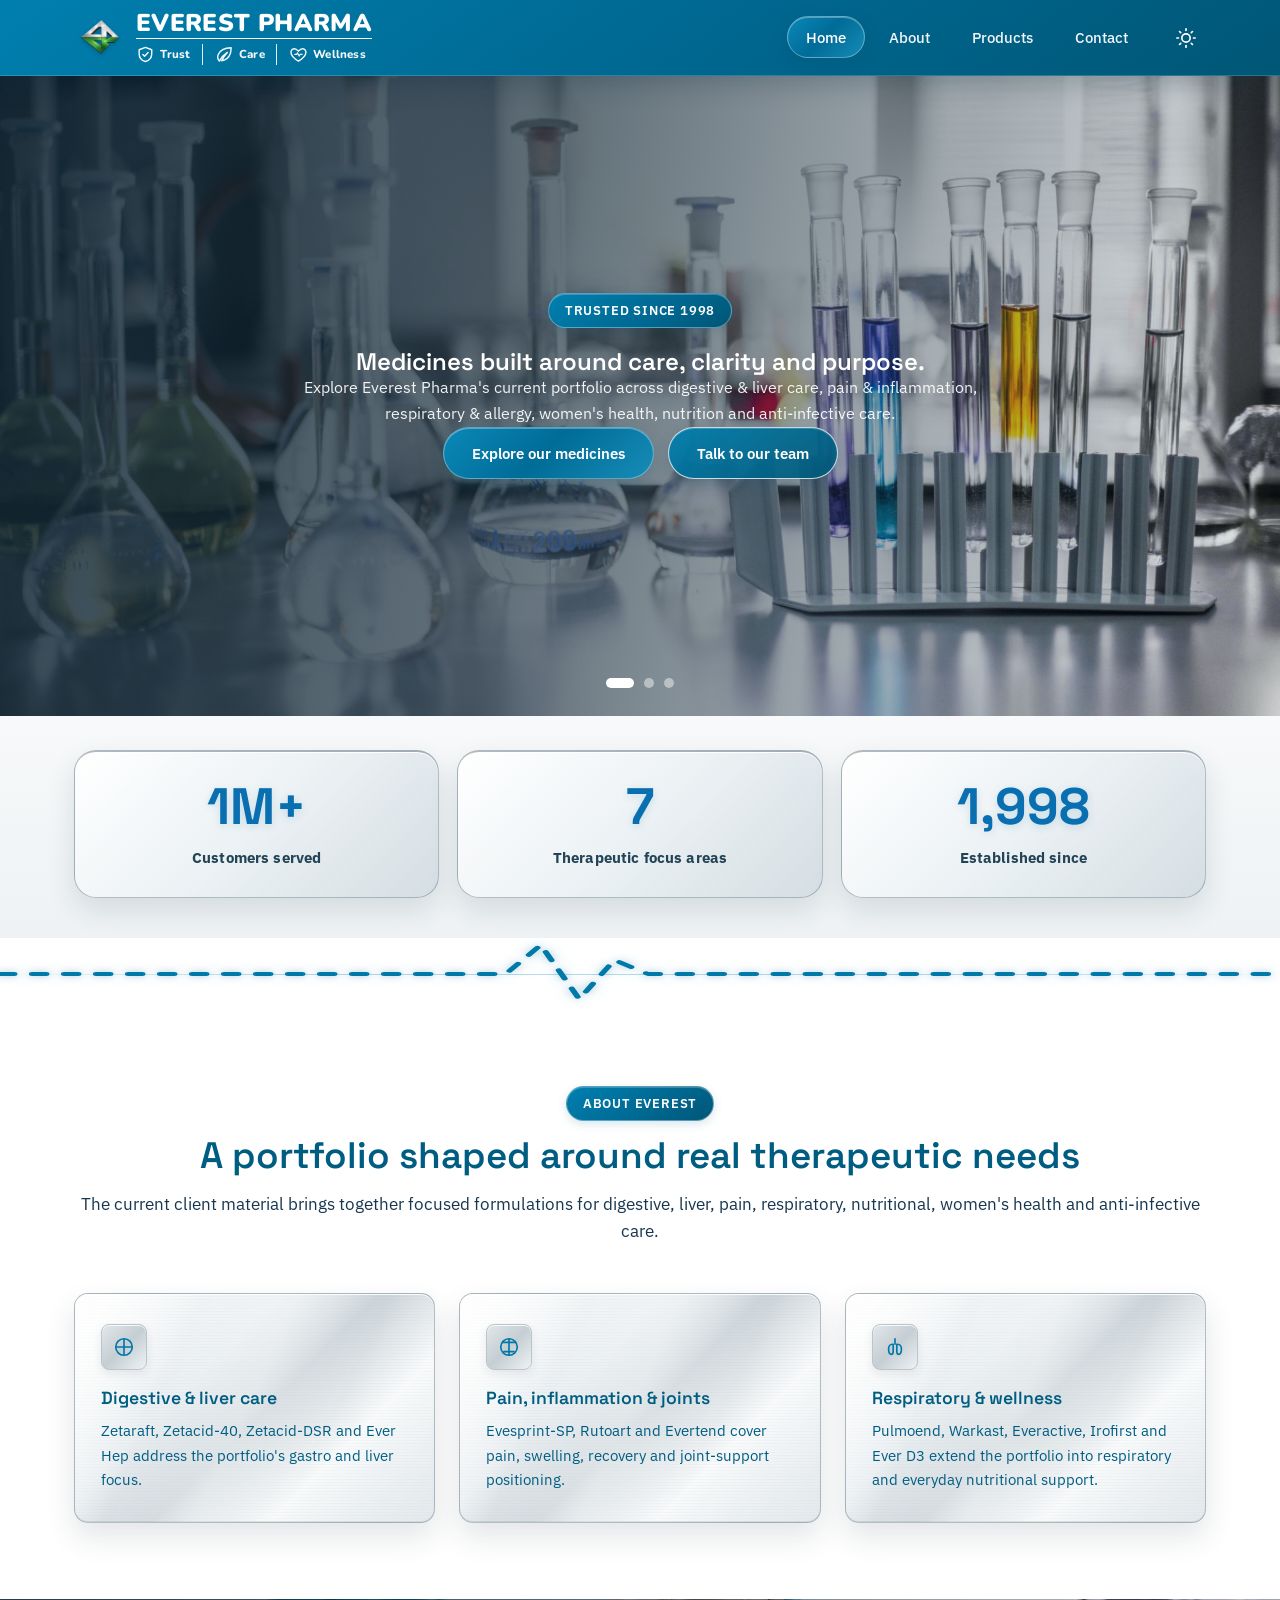
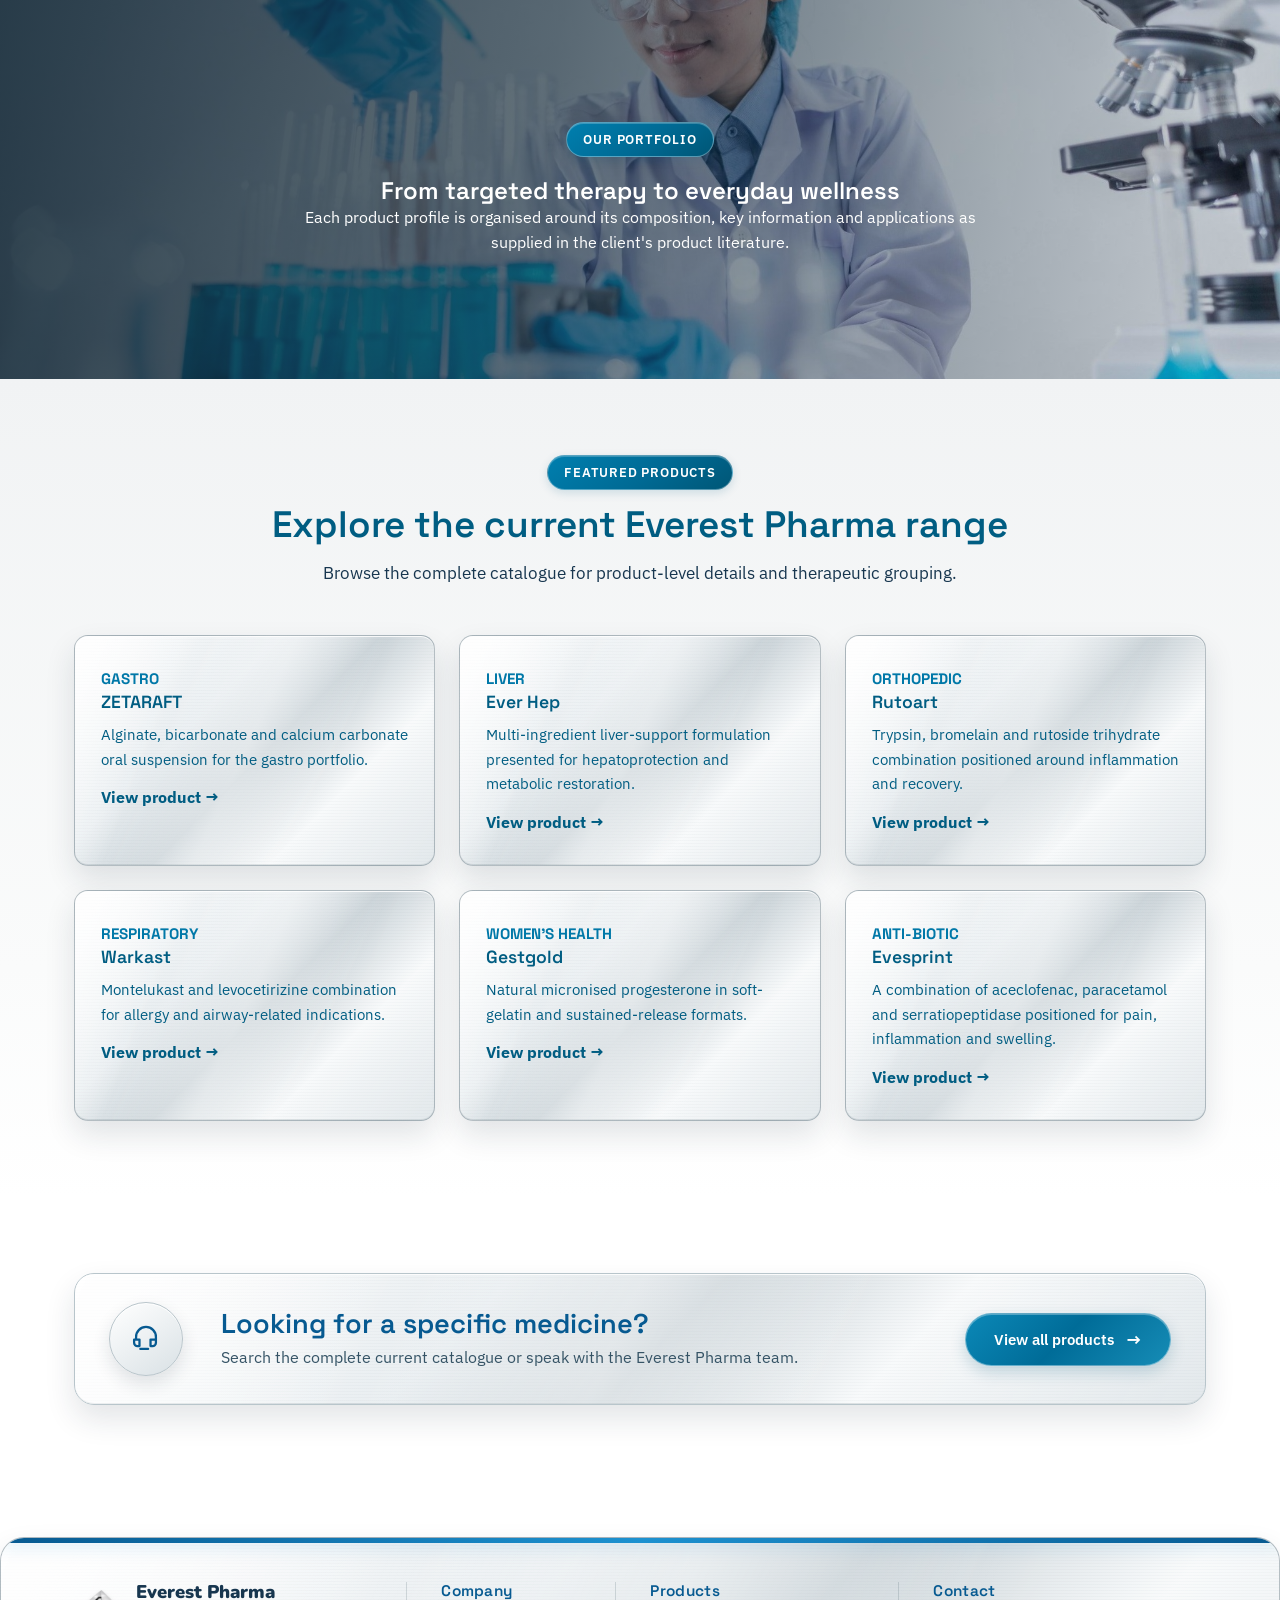
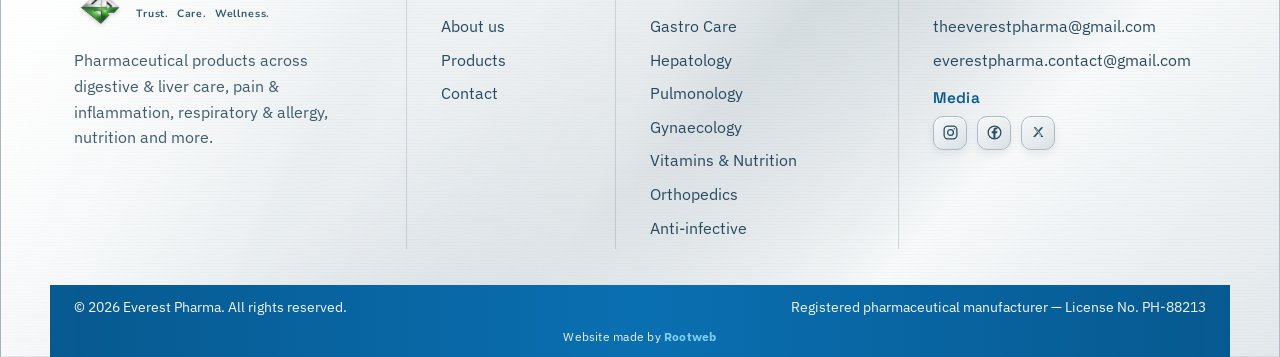
<file: index.html>
<!DOCTYPE html>
<html lang="en">
<head>
<meta charset="UTF-8">
<meta name="viewport" content="width=device-width, initial-scale=1.0">
<title>Everest Pharma | Pharmaceutical Products & Healthcare Solutions</title>
<meta name="description" content="Explore Everest Pharma medicines and healthcare products across gastroenterology, hepatology, pulmonology, orthopedics, gynaecology, antibiotics and vitamins & wellness.">
<meta name="robots" content="index, follow, max-image-preview:large, max-snippet:-1, max-video-preview:-1">
<meta name="googlebot" content="index, follow">
<meta name="theme-color" content="#0b5fa5">
<meta name="application-name" content="Everest Pharma">
<meta name="referrer" content="strict-origin-when-cross-origin">
<link rel="canonical" href="https://theeverestpharma.com/">
<link rel="icon" type="image/x-icon" href="favicon.ico">
<link rel="manifest" href="site.webmanifest">
<meta property="og:locale" content="en_IN">
<meta property="og:site_name" content="Everest Pharma">
<meta property="og:title" content="Everest Pharma | Pharmaceutical Products & Healthcare Solutions">
<meta property="og:description" content="Discover Everest Pharma medicines and healthcare products across key therapeutic categories.">
<meta property="og:type" content="website">
<meta property="og:url" content="https://theeverestpharma.com/">
<meta property="og:image" content="https://theeverestpharma.com/images/image%205.jpg">
<meta property="og:image:alt" content="Everest Pharma pharmaceutical products">
<meta name="twitter:card" content="summary">
<meta name="twitter:title" content="Everest Pharma | Pharmaceutical Products & Healthcare Solutions">
<meta name="twitter:description" content="Discover Everest Pharma medicines and healthcare products across key therapeutic categories.">
<meta name="twitter:image" content="https://theeverestpharma.com/images/image%205.jpg">
<meta name="twitter:image:alt" content="Everest Pharma pharmaceutical products">

<link rel="preconnect" href="https://fonts.googleapis.com">
<link href="https://fonts.googleapis.com/css2?family=Nunito:wght@600;700;800&family=Sora:wght@600;700;800&family=Space+Grotesk:wght@500;600;700&family=IBM+Plex+Sans:wght@400;500;600&display=swap" rel="stylesheet">
<style id="critical-navbar">
.site-header{height:76px;position:sticky;top:0;z-index:1000}.nav{height:76px;min-height:76px;box-sizing:border-box;position:relative}.brand{white-space:nowrap}@media(max-width:680px){.site-header{height:72px}.nav{height:72px;min-height:72px;padding:8px 14px!important}.nav-center{position:absolute!important;top:100%!important;left:0!important;right:0!important;opacity:0;visibility:hidden;pointer-events:none;max-height:none!important;height:auto!important;padding:0!important;overflow:hidden}.nav-center.is-open{opacity:1;visibility:visible;pointer-events:auto;padding:10px 14px 14px!important}}</style>
<link rel="stylesheet" href="style.css">
<script type="application/ld+json">
{
  "@context": "https://schema.org",
  "@type": "Organization",
  "@id": "https://theeverestpharma.com/#organization",
  "name": "Everest Pharma",
  "url": "https://theeverestpharma.com/",
  "logo": "https://theeverestpharma.com/logo.png",
  "email": "theeverestpharma@gmail.com",
  "sameAs": [
    "https://www.instagram.com/theeverestpharma/",
    "https://www.facebook.com/profile.php?id=61593332973833",
    "https://x.com/Everest_Pharma_"
  ]
}
</script>
<script type="application/ld+json">
{
  "@context": "https://schema.org",
  "@type": "WebSite",
  "@id": "https://theeverestpharma.com/#website",
  "url": "https://theeverestpharma.com/",
  "name": "Everest Pharma",
  "publisher": {
    "@id": "https://theeverestpharma.com/#organization"
  },
  "inLanguage": "en-IN"
}
</script>
<script type="application/ld+json">
{
  "@context": "https://schema.org",
  "@type": "WebPage",
  "name": "Everest Pharma | Pharmaceutical Products & Healthcare Solutions",
  "url": "https://theeverestpharma.com/",
  "description": "Explore Everest Pharma medicines and healthcare products across gastroenterology, hepatology, pulmonology, orthopedics, gynaecology, antibiotics and vitamins & wellness.",
  "isPartOf": {
    "@id": "https://theeverestpharma.com/#website"
  },
  "about": {
    "@id": "https://theeverestpharma.com/#organization"
  }
}
</script>
</head>
<body>

<header class="site-header">
  <nav class="nav container">
    <a href="index.html" class="brand">
      <img src="logo.png" alt="Everest Pharma logo" class="brand-mark">
      <span class="brand-copy"><span class="brand-name">Everest Pharma</span><span class="brand-tagline" aria-label="Trust, Care, Wellness">
          <span class="tagline-item"><svg class="tagline-icon" viewBox="0 0 24 24" aria-hidden="true"><path d="M12 3 20 6v5c0 5.1-3.3 8.7-8 10-4.7-1.3-8-4.9-8-10V6l8-3Z" fill="none" stroke="currentColor" stroke-width="1.8" stroke-linejoin="round"/><path d="m8.7 12 2.2 2.2 4.5-4.6" fill="none" stroke="currentColor" stroke-width="1.8" stroke-linecap="round" stroke-linejoin="round"/></svg><span>Trust</span></span>
          <span class="tagline-divider" aria-hidden="true"></span>
          <span class="tagline-item"><svg class="tagline-icon" viewBox="0 0 24 24" aria-hidden="true"><path d="M20.5 3.5C12.4 3.8 6.2 6.9 4.1 12.2c-1.2 3.1-.4 6.3 1.5 8.3 2.5-4.9 5.5-8.2 10.1-11.1-3.2 3.4-5.4 6.4-7.1 10.6 5.2-1.1 9.3-4.6 10.9-9.3.6-1.9.9-4.1 1-7.2Z" fill="none" stroke="currentColor" stroke-width="1.8" stroke-linecap="round" stroke-linejoin="round"/></svg><span>Care</span></span>
          <span class="tagline-divider" aria-hidden="true"></span>
          <span class="tagline-item"><svg class="tagline-icon" viewBox="0 0 24 24" aria-hidden="true"><path d="M12 20.5s-7.3-4.6-9.1-9.2C1.6 8 3.5 4.8 6.8 4.8c2 0 3.4 1.1 5.2 3 1.8-1.9 3.2-3 5.2-3 3.3 0 5.2 3.2 3.9 6.5-1.8 4.6-9.1 9.2-9.1 9.2Z" fill="none" stroke="currentColor" stroke-width="1.8" stroke-linejoin="round"/><path d="M7.4 12h2.3l1.1-2.1 2.1 4.2 1.2-2.1h2.5" fill="none" stroke="currentColor" stroke-width="1.5" stroke-linecap="round" stroke-linejoin="round"/></svg><span>Wellness</span></span>
        </span></span>
    </a>
    <div class="nav-center">
      <ul class="nav-links" id="navLinks">
        <li><a href="index.html" class="active">Home</a></li>
        <li><a href="#about">About</a></li>
        <li><a href="products.html">Products</a></li>
        <li><a href="contact.html">Contact</a></li>
      </ul>
      <button class="theme-toggle" id="themeToggle" aria-label="Toggle dark mode" title="Switch theme">
        <svg class="theme-icon-sun" width="20" height="20" viewBox="0 0 24 24" fill="none"><circle cx="12" cy="12" r="5" stroke="currentColor" stroke-width="2"/><line x1="12" y1="1" x2="12" y2="3" stroke="currentColor" stroke-width="2" stroke-linecap="round"/><line x1="12" y1="21" x2="12" y2="23" stroke="currentColor" stroke-width="2" stroke-linecap="round"/><line x1="4.22" y1="4.22" x2="5.64" y2="5.64" stroke="currentColor" stroke-width="2" stroke-linecap="round"/><line x1="18.36" y1="18.36" x2="19.78" y2="19.78" stroke="currentColor" stroke-width="2" stroke-linecap="round"/><line x1="1" y1="12" x2="3" y2="12" stroke="currentColor" stroke-width="2" stroke-linecap="round"/><line x1="21" y1="12" x2="23" y2="12" stroke="currentColor" stroke-width="2" stroke-linecap="round"/><line x1="4.22" y1="19.78" x2="5.64" y2="18.36" stroke="currentColor" stroke-width="2" stroke-linecap="round"/><line x1="18.36" y1="5.64" x2="19.78" y2="4.22" stroke="currentColor" stroke-width="2" stroke-linecap="round"/></svg>
        <svg class="theme-icon-moon" width="20" height="20" viewBox="0 0 24 24" fill="none" style="display:none;"><path d="M21 12.79A9 9 0 1 1 11.21 3 7 7 0 0 0 21 12.79z" stroke="currentColor" stroke-width="2" stroke-linecap="round" stroke-linejoin="round"/></svg>
      </button>
    </div>
    <button class="nav-toggle" id="navToggle" aria-label="Toggle navigation" aria-expanded="false"><span></span></button>
  </nav>
</header>

<main>
  <section class="hero-slider" id="heroSlider">
    <div class="hero-slide active" style="background-image:url('images/image 1.jpg')"></div>
    <div class="hero-slide" style="background-image:url('images/image 2.jpg')"></div>
    <div class="hero-slide" style="background-image:url('images/image 3.jpg')"></div>
    <div class="hero-overlay"></div>
    <div class="container hero-slider-content">
      <span class="eyebrow">Trusted since 1998</span>
      <h1>Medicines built around care, clarity and purpose.</h1>
      <p class="lede">Explore Everest Pharma's current portfolio across digestive &amp; liver care, pain &amp; inflammation, respiratory &amp; allergy, women's health, nutrition and anti-infective care.</p>
      <div class="hero-actions">
        <a href="products.html" class="btn btn-primary btn-pulse">Explore our medicines</a>
        <a href="contact.html" class="btn btn-outline">Talk to our team</a>
      </div>
    </div>
    <div class="hero-slider-dots" role="tablist" aria-label="Featured images">
      <button class="hero-dot active" data-slide="0" aria-label="Show slide 1"></button>
      <button class="hero-dot" data-slide="1" aria-label="Show slide 2"></button>
      <button class="hero-dot" data-slide="2" aria-label="Show slide 3"></button>
    </div>
  </section>

  <section class="stats-bar">
    <div class="container hero-stats">
      <div class="stat-card">
        <span class="stat-icon" aria-hidden="true"><svg viewBox="0 0 24 24" fill="none"><path d="M7 7.5 12 4l5 3.5v6L12 17l-5-3.5v-6Z" stroke="currentColor" stroke-width="1.7"/><path d="m7 7.5 5 3.2 5-3.2M12 10.7V17" stroke="currentColor" stroke-width="1.7" stroke-linejoin="round"/></svg></span>
        <span class="stat-number" data-target="1000000" data-final="1M+">0</span><span class="stat-label">Customers served</span>
      </div>
      <div class="stat-card">
        <span class="stat-icon" aria-hidden="true"><svg viewBox="0 0 24 24" fill="none"><path d="M9 3h6M10 3v5l-4.5 8.2A2.5 2.5 0 0 0 7.7 20h8.6a2.5 2.5 0 0 0 2.2-3.8L14 8V3" stroke="currentColor" stroke-width="1.7" stroke-linecap="round" stroke-linejoin="round"/><path d="M8.1 14h7.8" stroke="currentColor" stroke-width="1.7"/></svg></span>
        <span class="stat-number" data-target="7">0</span><span class="stat-label">Therapeutic focus areas</span>
      </div>
      <div class="stat-card">
        <span class="stat-icon" aria-hidden="true"><svg viewBox="0 0 24 24" fill="none"><circle cx="12" cy="12" r="8.5" stroke="currentColor" stroke-width="1.7"/><path d="M12 7v5l3.2 2" stroke="currentColor" stroke-width="1.7" stroke-linecap="round"/></svg></span>
        <span class="stat-number" data-target="1998">0</span><span class="stat-label">Established since</span>
      </div>
    </div>
  </section>

  <div class="pulse-divider" aria-hidden="true"><svg viewBox="0 0 800 72" preserveAspectRatio="none"><path class="pulse-line-path" d="M0 36 H285 L316 36 L338 7 L362 61 L384 22 L405 36 H800"/></svg></div>

  <section class="section" id="about">
    <div class="container">
      <div class="section-head reveal">
        <span class="eyebrow">About Everest</span>
        <h2>A portfolio shaped around real therapeutic needs</h2>
        <p>The current client material brings together focused formulations for digestive, liver, pain, respiratory, nutritional, women's health and anti-infective care.</p>
      </div>

      <div class="card-grid">
        <div class="pillar-card reveal">
          <div class="pillar-icon"><svg width="22" height="22" viewBox="0 0 24 24" fill="none"><path d="M4 12h16M12 4v16" stroke="currentColor" stroke-width="1.8" stroke-linecap="round"/><circle cx="12" cy="12" r="9" stroke="currentColor" stroke-width="1.8"/></svg></div>
          <h3>Digestive &amp; liver care</h3>
          <p>Zetaraft, Zetacid-40, Zetacid-DSR and Ever Hep address the portfolio's gastro and liver focus.</p>
        </div>
        <div class="pillar-card reveal" style="--d:.1s">
          <div class="pillar-icon"><svg width="22" height="22" viewBox="0 0 24 24" fill="none"><path d="M12 3v18M5 7h14M6.5 17h11" stroke="currentColor" stroke-width="1.8" stroke-linecap="round"/><circle cx="12" cy="12" r="9" stroke="currentColor" stroke-width="1.8"/></svg></div>
          <h3>Pain, inflammation &amp; joints</h3>
          <p>Evesprint-SP, Rutoart and Evertend cover pain, swelling, recovery and joint-support positioning.</p>
        </div>
        <div class="pillar-card reveal" style="--d:.2s">
          <div class="pillar-icon"><svg width="22" height="22" viewBox="0 0 24 24" fill="none"><path d="M12 3v6M9 9c-2.2 0-4 2.2-4 5.2 0 2.8 1 5.8 3 5.8 1.5 0 2-1 2-2.8V9zM15 9c2.2 0 4 2.2 4 5.2 0 2.8-1 5.8-3 5.8-1.5 0-2-1-2-2.8V9z" stroke="currentColor" stroke-width="1.8" stroke-linecap="round" stroke-linejoin="round"/></svg></div>
          <h3>Respiratory &amp; wellness</h3>
          <p>Pulmoend, Warkast, Everactive, Irofirst and Ever D3 extend the portfolio into respiratory and everyday nutritional support.</p>
        </div>
      </div>
    </div>
  </section>

  <section class="image-banner" style="background-image:url('images/image 4.jpg')">
    <div class="container image-banner-content reveal">
      <span class="eyebrow">Our portfolio</span>
      <h2>From targeted therapy to everyday wellness</h2>
      <p>Each product profile is organised around its composition, key information and applications as supplied in the client's product literature.</p>
    </div>
  </section>

  <section class="section section-soft">
    <div class="container">
      <div class="section-head reveal">
        <span class="eyebrow">Featured products</span>
        <h2>Explore the current Everest Pharma range</h2>
        <p>Browse the complete catalogue for product-level details and therapeutic grouping.</p>
      </div>
      <div class="card-grid">
        <div class="pillar-card reveal"><span class="timeline-year">GASTRO</span><h3>ZETARAFT</h3><p>Alginate, bicarbonate and calcium carbonate oral suspension for the gastro portfolio.</p><a class="text-link" href="products.html">View product →</a></div>
        <div class="pillar-card reveal" style="--d:.1s"><span class="timeline-year">LIVER</span><h3>Ever Hep</h3><p>Multi-ingredient liver-support formulation presented for hepatoprotection and metabolic restoration.</p><a class="text-link" href="products.html">View product →</a></div>
        <div class="pillar-card reveal" style="--d:.2s"><span class="timeline-year">ORTHOPEDIC</span><h3>Rutoart</h3><p>Trypsin, bromelain and rutoside trihydrate combination positioned around inflammation and recovery.</p><a class="text-link" href="products.html">View product →</a></div>
        <div class="pillar-card reveal"><span class="timeline-year">RESPIRATORY</span><h3>Warkast</h3><p>Montelukast and levocetirizine combination for allergy and airway-related indications.</p><a class="text-link" href="products.html">View product →</a></div>
        <div class="pillar-card reveal" style="--d:.1s"><span class="timeline-year">WOMEN'S HEALTH</span><h3>Gestgold</h3><p>Natural micronised progesterone in soft-gelatin and sustained-release formats.</p><a class="text-link" href="products.html">View product →</a></div>
        <div class="pillar-card reveal" style="--d:.2s"><span class="timeline-year">ANTI-BIOTIC</span><h3>Evesprint</h3><p>A combination of aceclofenac, paracetamol and serratiopeptidase positioned for pain, inflammation and swelling.</p><a class="text-link" href="products.html">View product →</a></div>
      </div>
    </div>
  </section>

  <section class="section">
    <div class="container">
      <div class="cta-band reveal">
        <div class="cta-icon" aria-hidden="true"><svg viewBox="0 0 24 24" fill="none"><path d="M5 10.5a7 7 0 0 1 14 0v4.1a2.4 2.4 0 0 1-2.4 2.4h-1.4v-4.6h3.8M5 10.5v2h-1.4v2.1A2.4 2.4 0 0 0 6 17h1.4v-4.6H5" stroke="currentColor" stroke-width="1.6" stroke-linecap="round" stroke-linejoin="round"/><path d="M8 19h5.5" stroke="currentColor" stroke-width="1.6" stroke-linecap="round"/></svg></div>
        <div class="cta-copy"><h2>Looking for a specific medicine?</h2><p>Search the complete current catalogue or speak with the Everest Pharma team.</p></div>
        <a href="products.html" class="btn btn-primary">View all products <span aria-hidden="true">→</span></a>
      </div>
    </div>
  </section>
</main>

<footer class="site-footer">
  <div class="container">
    <div class="footer-grid">
      <div class="footer-column footer-about">
        <div class="footer-brand"><img src="logo.png" alt="Everest Pharma logo" class="brand-mark"><span class="footer-brand-copy"><span class="footer-brand-name">Everest Pharma</span><span class="footer-brand-tagline">Trust.&nbsp;&nbsp;Care.&nbsp;&nbsp;Wellness.</span></span></div>
        <p>Pharmaceutical products across digestive &amp; liver care, pain &amp; inflammation, respiratory &amp; allergy, nutrition and more.</p>
      </div>
      <div class="footer-column"><h4>Company</h4><ul><li><a href="index.html#about">About us</a></li><li><a href="products.html">Products</a></li><li><a href="contact.html">Contact</a></li></ul></div>
      <div class="footer-column"><h4>Products</h4><ul><li><a href="products.html">Gastro Care</a></li><li><a href="products.html">Hepatology</a></li><li><a href="products.html">Pulmonology</a></li><li><a href="products.html">Gynaecology</a></li><li><a href="products.html">Vitamins &amp; Nutrition</a></li><li><a href="products.html">Orthopedics</a></li><li><a href="products.html">Anti-infective</a></li></ul></div>
      <div class="footer-column footer-contact"><h4>Contact</h4><ul><li><a href="mailto:theeverestpharma@gmail.com">theeverestpharma@gmail.com</a></li><li><a href="mailto:everestpharma.contact@gmail.com">everestpharma.contact@gmail.com</a></li></ul><h4 class="media-heading">Media</h4><div class="contact-socials" aria-label="Everest Pharma social media"><a href="https://www.instagram.com/theeverestpharma/" target="_blank" rel="noopener noreferrer" aria-label="Instagram" title="Instagram"><svg viewBox="0 0 24 24" fill="none"><rect x="3" y="3" width="18" height="18" rx="5" stroke="currentColor" stroke-width="1.8"/><circle cx="12" cy="12" r="4.1" stroke="currentColor" stroke-width="1.8"/><circle cx="17.4" cy="6.7" r="1" fill="currentColor"/></svg></a><a href="https://www.facebook.com/profile.php?id=61593332973833" target="_blank" rel="noopener noreferrer" aria-label="Facebook" title="Facebook"><svg viewBox="0 0 24 24" fill="none"><circle cx="12" cy="12" r="9" stroke="currentColor" stroke-width="1.8"/><path d="M13.3 20v-7h2.3l.35-2.6H13.3V8.75c0-.75.21-1.25 1.3-1.25h1.45V5.17c-.25-.03-1.1-.1-2.1-.1-2.08 0-3.5 1.27-3.5 3.61v1.72H8.1V13h2.35v7" fill="currentColor"/></svg></a><a href="https://x.com/Everest_Pharma_" target="_blank" rel="noopener noreferrer" aria-label="X" title="X"><svg viewBox="0 0 24 24" fill="none"><path d="M5.2 4.5h3.05l3.5 4.72L15.82 4.5h2.98l-5.58 6.32 5.58 7.68h-3.05l-3.92-5.39-4.58 5.39H4.27l5.87-6.99L5.2 4.5Zm2.01 1.7 7.98 10.6h1.15L8.35 6.2H7.21Z" fill="currentColor"/></svg></a></div></div>
    </div>
    <div class="footer-bottom"><span>&copy; 2026 Everest Pharma. All rights reserved.</span><span>Registered pharmaceutical manufacturer — License No. PH-88213</span><div class="footer-credit">Website made by <a href="https://rootwebstudio.in/" target="_blank" rel="noopener noreferrer">Rootweb</a></div></div>
  </div>
</footer>

<script src="script.js"></script>
<button class="scroll-top" id="scrollTop" type="button" aria-label="Scroll to top" title="Back to top"><svg width="20" height="20" viewBox="0 0 24 24" fill="none" aria-hidden="true"><path d="M6 14l6-6 6 6" stroke="currentColor" stroke-width="2.2" stroke-linecap="round" stroke-linejoin="round"/></svg></button>
</body>
</html>
</file>
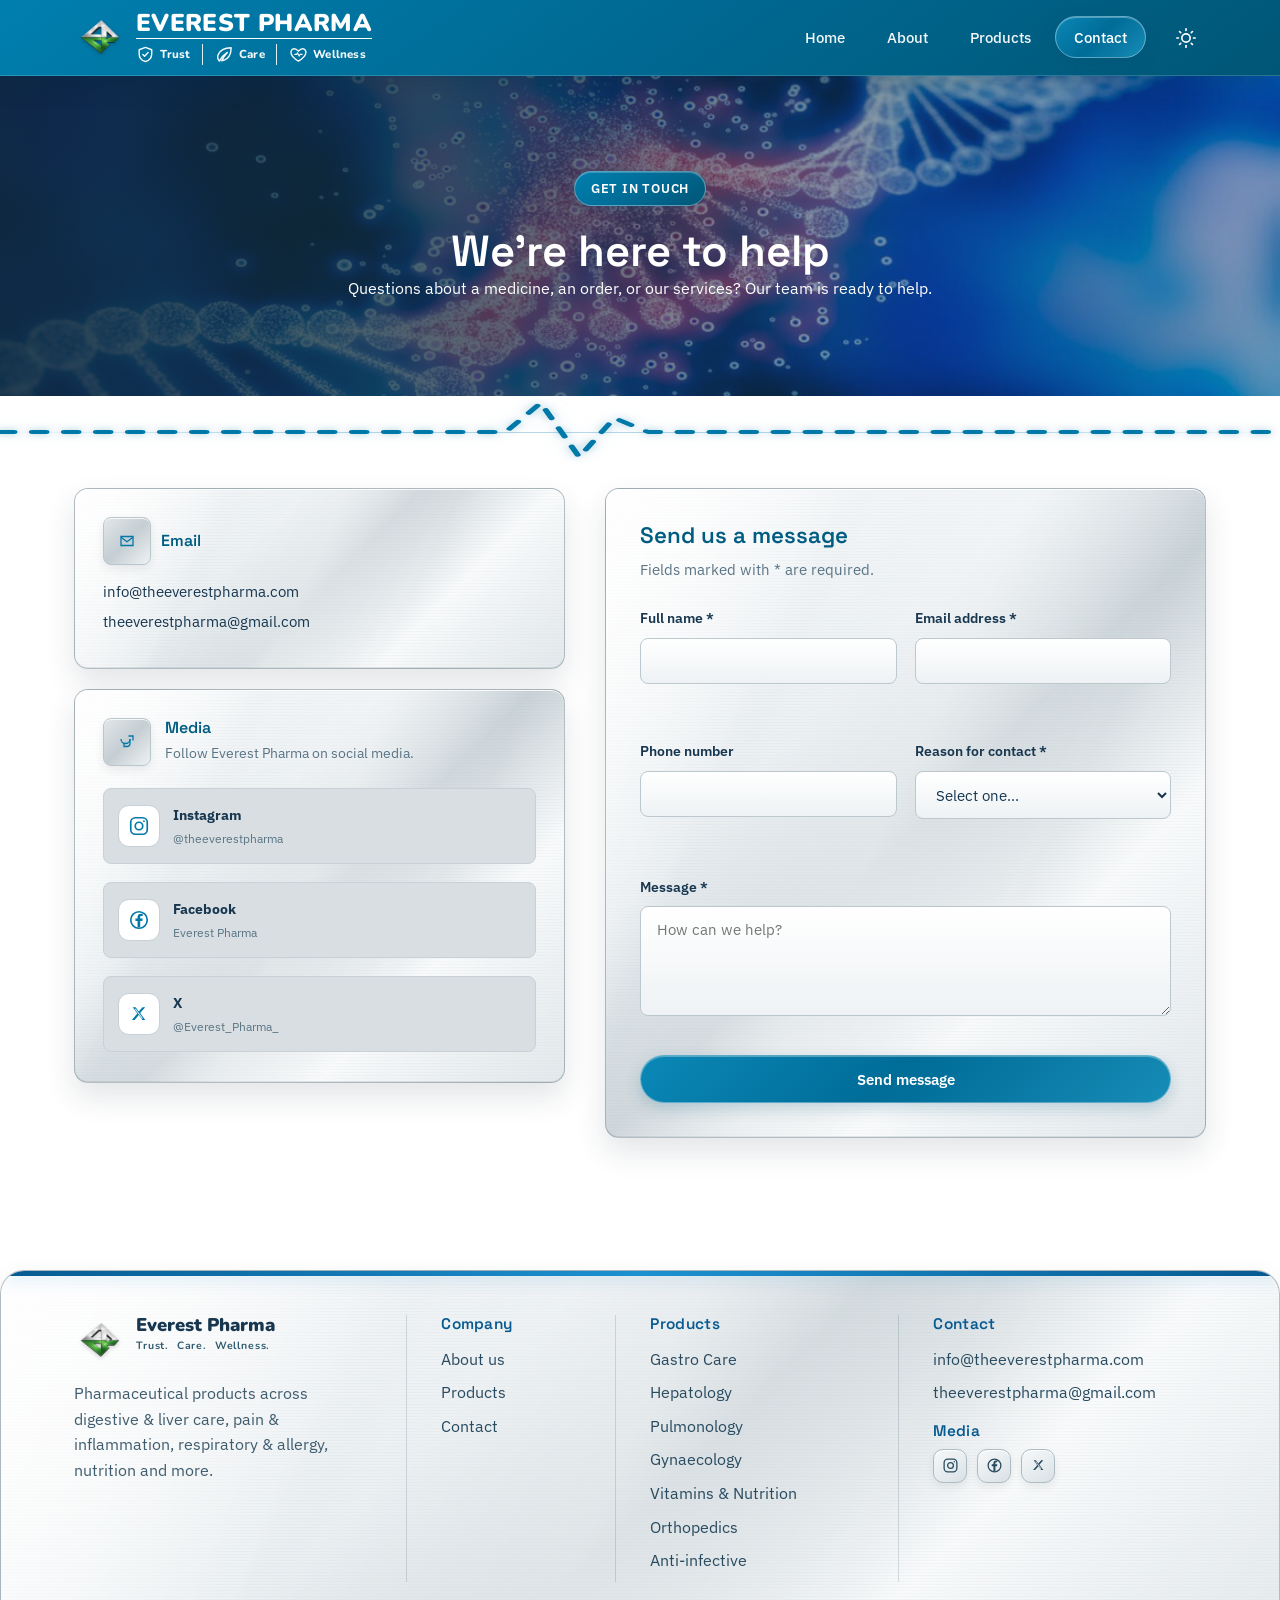
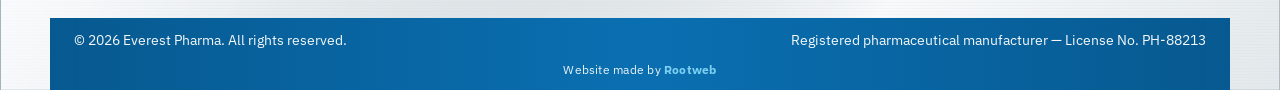
<file: contact.html>
<!DOCTYPE html>
<html lang="en">
<head>
<meta charset="UTF-8">
<meta name="viewport" content="width=device-width, initial-scale=1.0">
<title>Contact Everest Pharma | Enquiries & Support</title>
<meta name="description" content="Contact Everest Pharma for medicine enquiries, product information and business support. Connect with the Everest Pharma team by phone, email or social media.">
<meta name="robots" content="index, follow, max-image-preview:large, max-snippet:-1, max-video-preview:-1">
<meta name="googlebot" content="index, follow">
<meta name="theme-color" content="#0b5fa5">
<meta name="application-name" content="Everest Pharma">
<meta name="referrer" content="strict-origin-when-cross-origin">
<link rel="canonical" href="https://theeverestpharma.com/contact.html">
<link rel="icon" type="image/x-icon" href="favicon.ico">
<link rel="manifest" href="site.webmanifest">
<meta property="og:locale" content="en_IN">
<meta property="og:site_name" content="Everest Pharma">
<meta property="og:title" content="Contact Everest Pharma">
<meta property="og:description" content="Get in touch with Everest Pharma for product enquiries and support.">
<meta property="og:type" content="website">
<meta property="og:url" content="https://theeverestpharma.com/contact.html">
<meta property="og:image" content="https://theeverestpharma.com/images/image%205.jpg">
<meta property="og:image:alt" content="Everest Pharma pharmaceutical products">
<meta name="twitter:card" content="summary">
<meta name="twitter:title" content="Contact Everest Pharma">
<meta name="twitter:description" content="Get in touch with Everest Pharma for product enquiries and support.">
<meta name="twitter:image" content="https://theeverestpharma.com/images/image%205.jpg">
<meta name="twitter:image:alt" content="Everest Pharma pharmaceutical products">

<link rel="preconnect" href="https://fonts.googleapis.com">
<link href="https://fonts.googleapis.com/css2?family=Nunito:wght@600;700;800&family=Sora:wght@600;700;800&family=Space+Grotesk:wght@500;600;700&family=IBM+Plex+Sans:wght@400;500;600&display=swap" rel="stylesheet">
<style id="critical-navbar">
.site-header{height:76px;position:sticky;top:0;z-index:1000}.nav{height:76px;min-height:76px;box-sizing:border-box;position:relative}.brand{white-space:nowrap}@media(max-width:680px){.site-header{height:72px}.nav{height:72px;min-height:72px;padding:8px 14px!important}.nav-center{position:absolute!important;top:100%!important;left:0!important;right:0!important;opacity:0;visibility:hidden;pointer-events:none;max-height:none!important;height:auto!important;padding:0!important;overflow:hidden}.nav-center.is-open{opacity:1;visibility:visible;pointer-events:auto;padding:10px 14px 14px!important}}</style>
<link rel="stylesheet" href="style.css">
<script type="application/ld+json">
{
  "@context": "https://schema.org",
  "@type": "Organization",
  "@id": "https://theeverestpharma.com/#organization",
  "name": "Everest Pharma",
  "url": "https://theeverestpharma.com/",
  "logo": "https://theeverestpharma.com/logo.png",
  "email": "info@theeverestpharma.com",
  "sameAs": [
    "https://www.instagram.com/theeverestpharma/",
    "https://www.facebook.com/profile.php?id=61593332973833",
    "https://x.com/Everest_Pharma_"
  ]
}
</script>
<script type="application/ld+json">
{
  "@context": "https://schema.org",
  "@type": "WebSite",
  "@id": "https://theeverestpharma.com/#website",
  "url": "https://theeverestpharma.com/",
  "name": "Everest Pharma",
  "publisher": {
    "@id": "https://theeverestpharma.com/#organization"
  },
  "inLanguage": "en-IN"
}
</script>
<script type="application/ld+json">
{
  "@context": "https://schema.org",
  "@type": "ContactPage",
  "name": "Contact Everest Pharma | Enquiries & Support",
  "url": "https://theeverestpharma.com/contact.html",
  "description": "Contact Everest Pharma for medicine enquiries, product information and business support. Connect with the Everest Pharma team by phone, email or social media.",
  "isPartOf": {
    "@id": "https://theeverestpharma.com/#website"
  },
  "about": {
    "@id": "https://theeverestpharma.com/#organization"
  }
}
</script>
<script type="application/ld+json">
{
  "@context": "https://schema.org",
  "@type": "BreadcrumbList",
  "itemListElement": [
    {
      "@type": "ListItem",
      "position": 1,
      "name": "Home",
      "item": "https://theeverestpharma.com/"
    },
    {
      "@type": "ListItem",
      "position": 2,
      "name": "Contact Us",
      "item": "https://theeverestpharma.com/contact.html"
    }
  ]
}
</script>
</head>
<body>

<header class="site-header">
  <nav class="nav container">
    <a href="index.html" class="brand">
      <img src="logo.png" alt="Everest Pharma logo" class="brand-mark">
      <span class="brand-copy"><span class="brand-name">Everest Pharma</span><span class="brand-tagline" aria-label="Trust, Care, Wellness">
          <span class="tagline-item"><svg class="tagline-icon" viewBox="0 0 24 24" aria-hidden="true"><path d="M12 3 20 6v5c0 5.1-3.3 8.7-8 10-4.7-1.3-8-4.9-8-10V6l8-3Z" fill="none" stroke="currentColor" stroke-width="1.8" stroke-linejoin="round"/><path d="m8.7 12 2.2 2.2 4.5-4.6" fill="none" stroke="currentColor" stroke-width="1.8" stroke-linecap="round" stroke-linejoin="round"/></svg><span>Trust</span></span>
          <span class="tagline-divider" aria-hidden="true"></span>
          <span class="tagline-item"><svg class="tagline-icon" viewBox="0 0 24 24" aria-hidden="true"><path d="M20.5 3.5C12.4 3.8 6.2 6.9 4.1 12.2c-1.2 3.1-.4 6.3 1.5 8.3 2.5-4.9 5.5-8.2 10.1-11.1-3.2 3.4-5.4 6.4-7.1 10.6 5.2-1.1 9.3-4.6 10.9-9.3.6-1.9.9-4.1 1-7.2Z" fill="none" stroke="currentColor" stroke-width="1.8" stroke-linecap="round" stroke-linejoin="round"/></svg><span>Care</span></span>
          <span class="tagline-divider" aria-hidden="true"></span>
          <span class="tagline-item"><svg class="tagline-icon" viewBox="0 0 24 24" aria-hidden="true"><path d="M12 20.5s-7.3-4.6-9.1-9.2C1.6 8 3.5 4.8 6.8 4.8c2 0 3.4 1.1 5.2 3 1.8-1.9 3.2-3 5.2-3 3.3 0 5.2 3.2 3.9 6.5-1.8 4.6-9.1 9.2-9.1 9.2Z" fill="none" stroke="currentColor" stroke-width="1.8" stroke-linejoin="round"/><path d="M7.4 12h2.3l1.1-2.1 2.1 4.2 1.2-2.1h2.5" fill="none" stroke="currentColor" stroke-width="1.5" stroke-linecap="round" stroke-linejoin="round"/></svg><span>Wellness</span></span>
        </span></span>
    </a>
    <div class="nav-center">
      <ul class="nav-links" id="navLinks">
      <li><a href="index.html">Home</a></li>
      <li><a href="index.html#about">About</a></li>
      <li><a href="products.html">Products</a></li>
      <li><a href="contact.html" class="active">Contact</a></li>
    </ul>
      <button class="theme-toggle" id="themeToggle" aria-label="Toggle dark mode" title="Switch theme">
        <svg class="theme-icon-sun" width="20" height="20" viewBox="0 0 24 24" fill="none"><circle cx="12" cy="12" r="5" stroke="currentColor" stroke-width="2"/><line x1="12" y1="1" x2="12" y2="3" stroke="currentColor" stroke-width="2" stroke-linecap="round"/><line x1="12" y1="21" x2="12" y2="23" stroke="currentColor" stroke-width="2" stroke-linecap="round"/><line x1="4.22" y1="4.22" x2="5.64" y2="5.64" stroke="currentColor" stroke-width="2" stroke-linecap="round"/><line x1="18.36" y1="18.36" x2="19.78" y2="19.78" stroke="currentColor" stroke-width="2" stroke-linecap="round"/><line x1="1" y1="12" x2="3" y2="12" stroke="currentColor" stroke-width="2" stroke-linecap="round"/><line x1="21" y1="12" x2="23" y2="12" stroke="currentColor" stroke-width="2" stroke-linecap="round"/><line x1="4.22" y1="19.78" x2="5.64" y2="18.36" stroke="currentColor" stroke-width="2" stroke-linecap="round"/><line x1="18.36" y1="5.64" x2="19.78" y2="4.22" stroke="currentColor" stroke-width="2" stroke-linecap="round"/></svg>
        <svg class="theme-icon-moon" width="20" height="20" viewBox="0 0 24 24" fill="none" style="display:none;"><path d="M21 12.79A9 9 0 1 1 11.21 3 7 7 0 0 0 21 12.79z" stroke="currentColor" stroke-width="2" stroke-linecap="round" stroke-linejoin="round"/></svg>
      </button>
    </div>
    <button class="nav-toggle" id="navToggle" aria-label="Toggle navigation" aria-expanded="false">
      <span></span>
    </button>
  </nav>
</header>

<main>

  <section class="image-banner" style="min-height: 320px; background-image:url('images/image 6.jpg')">
    <div class="container image-banner-content reveal">
      <span class="eyebrow">Get in touch</span>
      <h1 style="font-size: clamp(2rem, 3.4vw, 2.8rem);">We're here to help</h1>
      <p class="lede">Questions about a medicine, an order, or our services? Our team is ready to help.</p>
    </div>
  </section>

  <div class="pulse-divider" aria-hidden="true">
    <svg viewBox="0 0 800 72" preserveAspectRatio="none">
      <path class="pulse-line-path" d="M0 36 H285 L316 36 L338 7 L362 61 L384 22 L405 36 H800"/>
    </svg>
  </div>

  <section class="section" style="padding-top: 20px;">
    <div class="container contact-grid">

      <div class="contact-info-stack">
        <div class="info-card reveal" style="--d: 0.1s">
          <h3><span class="icon-badge"><svg width="18" height="18" viewBox="0 0 24 24" fill="none"><path d="M4 6h16v12H4z" stroke="currentColor" stroke-width="1.7"/><path d="M4 7l8 6 8-6" stroke="currentColor" stroke-width="1.7"/></svg></span> Email</h3>
          <p><a href="mailto:info@theeverestpharma.com">info@theeverestpharma.com</a></p>
          <p><a href="mailto:theeverestpharma@gmail.com">theeverestpharma@gmail.com</a></p>
        </div>

        <div class="info-card social-media-card reveal" style="--d: 0.2s">
          <div class="social-media-heading">
            <span class="icon-badge"><svg width="18" height="18" viewBox="0 0 24 24" fill="none"><path d="M16 8a6 6 0 01-6 6 6 6 0 01-6-6" stroke="currentColor" stroke-width="1.7"/><path d="M8 14v5m8-11v6a4 4 0 01-4 4H8" stroke="currentColor" stroke-width="1.7"/><path d="M14 4h6v6" stroke="currentColor" stroke-width="1.7"/></svg></span>
            <div><h3>Media</h3><p>Follow Everest Pharma on social media.</p></div>
          </div>
          <div class="social-media-links" aria-label="Everest Pharma social media">
            <a class="social-media-link" href="https://www.instagram.com/theeverestpharma/" target="_blank" rel="noopener noreferrer" aria-label="Everest Pharma on Instagram">
              <span class="social-icon instagram-icon"><svg viewBox="0 0 24 24" fill="none" aria-hidden="true"><rect x="3" y="3" width="18" height="18" rx="5" stroke="currentColor" stroke-width="1.8"/><circle cx="12" cy="12" r="4.1" stroke="currentColor" stroke-width="1.8"/><circle cx="17.4" cy="6.7" r="1" fill="currentColor"/></svg></span>
              <span><strong>Instagram</strong><small>@theeverestpharma</small></span>
            </a>
            <a class="social-media-link" href="https://www.facebook.com/profile.php?id=61593332973833" target="_blank" rel="noopener noreferrer" aria-label="Everest Pharma on Facebook">
              <span class="social-icon facebook-icon"><svg viewBox="0 0 24 24" fill="none" aria-hidden="true"><circle cx="12" cy="12" r="9" stroke="currentColor" stroke-width="1.8"/><path d="M13.3 20v-7h2.3l.35-2.6H13.3V8.75c0-.75.21-1.25 1.3-1.25h1.45V5.17c-.25-.03-1.1-.1-2.1-.1-2.08 0-3.5 1.27-3.5 3.61v1.72H8.1V13h2.35v7" fill="currentColor"/></svg></span>
              <span><strong>Facebook</strong><small>Everest Pharma</small></span>
            </a>
            <a class="social-media-link" href="https://x.com/Everest_Pharma_" target="_blank" rel="noopener noreferrer" aria-label="Everest Pharma on X">
              <span class="social-icon x-icon"><svg viewBox="0 0 24 24" fill="none" aria-hidden="true"><path d="M5.2 4.5h3.05l3.5 4.72L15.82 4.5h2.98l-5.58 6.32 5.58 7.68h-3.05l-3.92-5.39-4.58 5.39H4.27l5.87-6.99L5.2 4.5Zm2.01 1.7 7.98 10.6h1.15L8.35 6.2H7.21Z" fill="currentColor"/></svg></span>
              <span><strong>X</strong><small>@Everest_Pharma_</small></span>
            </a>
          </div>
        </div>
      </div>

      <div class="form-card reveal" style="--d: 0.15s">
        <h2 style="font-size: 1.4rem; margin-bottom: 8px;">Send us a message</h2>
        <p style="color: var(--color-text-muted); font-size: 0.95rem; margin-bottom: 26px;">Fields marked with * are required.</p>

        <form id="contactForm" novalidate>
          <input type="text" name="_honey" id="contactHoney" tabindex="-1" autocomplete="off" aria-hidden="true" style="position:absolute;left:-9999px;width:1px;height:1px;opacity:0;pointer-events:none;">
          <div class="form-row">
            <div class="field" id="field-name">
              <label for="name">Full name *</label>
              <input type="text" id="name" name="name" autocomplete="name">
              <span class="field-error"></span>
            </div>
            <div class="field" id="field-email">
              <label for="email">Email address *</label>
              <input type="email" id="email" name="email" autocomplete="email">
              <span class="field-error"></span>
            </div>
          </div>

          <div class="form-row">
            <div class="field" id="field-phone">
              <label for="phone">Phone number</label>
              <input type="tel" id="phone" name="phone" autocomplete="tel">
              <span class="field-error"></span>
            </div>
            <div class="field" id="field-reason">
              <label for="reason">Reason for contact *</label>
              <select id="reason" name="reason">
                <option value="">Select one...</option>
                <option value="product">Product question</option>
                <option value="wholesale">Wholesale / bulk order</option>
                <option value="adverse">Report a side effect</option>
                <option value="other">Other</option>
              </select>
              <span class="field-error"></span>
            </div>
          </div>

          <div class="field" id="field-message">
            <label for="message">Message *</label>
            <textarea id="message" name="message" placeholder="How can we help?"></textarea>
            <span class="field-error"></span>
          </div>

          <button type="submit" class="btn btn-primary" style="width: 100%;">Send message</button>

          <div class="form-status" id="formStatus"></div>
        </form>
      </div>

    </div>
  </section>

</main>

<footer class="site-footer">
  <div class="container">
    <div class="footer-grid">
      <div class="footer-column footer-about">
        <div class="footer-brand"><img src="logo.png" alt="Everest Pharma logo" class="brand-mark"><span class="footer-brand-copy"><span class="footer-brand-name">Everest Pharma</span><span class="footer-brand-tagline">Trust.&nbsp;&nbsp;Care.&nbsp;&nbsp;Wellness.</span></span></div>
        <p>Pharmaceutical products across digestive &amp; liver care, pain &amp; inflammation, respiratory &amp; allergy, nutrition and more.</p>
      </div>
      <div class="footer-column"><h4>Company</h4><ul><li><a href="index.html#about">About us</a></li><li><a href="products.html">Products</a></li><li><a href="contact.html">Contact</a></li></ul></div>
      <div class="footer-column"><h4>Products</h4><ul><li><a href="products.html">Gastro Care</a></li><li><a href="products.html">Hepatology</a></li><li><a href="products.html">Pulmonology</a></li><li><a href="products.html">Gynaecology</a></li><li><a href="products.html">Vitamins &amp; Nutrition</a></li><li><a href="products.html">Orthopedics</a></li><li><a href="products.html">Anti-infective</a></li></ul></div>
      <div class="footer-column footer-contact"><h4>Contact</h4><ul><li><a href="mailto:info@theeverestpharma.com">info@theeverestpharma.com</a></li><li><a href="mailto:theeverestpharma@gmail.com">theeverestpharma@gmail.com</a></li></ul><h4 class="media-heading">Media</h4><div class="contact-socials" aria-label="Everest Pharma social media"><a href="https://www.instagram.com/theeverestpharma/" target="_blank" rel="noopener noreferrer" aria-label="Instagram" title="Instagram"><svg viewBox="0 0 24 24" fill="none"><rect x="3" y="3" width="18" height="18" rx="5" stroke="currentColor" stroke-width="1.8"/><circle cx="12" cy="12" r="4.1" stroke="currentColor" stroke-width="1.8"/><circle cx="17.4" cy="6.7" r="1" fill="currentColor"/></svg></a><a href="https://www.facebook.com/profile.php?id=61593332973833" target="_blank" rel="noopener noreferrer" aria-label="Facebook" title="Facebook"><svg viewBox="0 0 24 24" fill="none"><circle cx="12" cy="12" r="9" stroke="currentColor" stroke-width="1.8"/><path d="M13.3 20v-7h2.3l.35-2.6H13.3V8.75c0-.75.21-1.25 1.3-1.25h1.45V5.17c-.25-.03-1.1-.1-2.1-.1-2.08 0-3.5 1.27-3.5 3.61v1.72H8.1V13h2.35v7" fill="currentColor"/></svg></a><a href="https://x.com/Everest_Pharma_" target="_blank" rel="noopener noreferrer" aria-label="X" title="X"><svg viewBox="0 0 24 24" fill="none"><path d="M5.2 4.5h3.05l3.5 4.72L15.82 4.5h2.98l-5.58 6.32 5.58 7.68h-3.05l-3.92-5.39-4.58 5.39H4.27l5.87-6.99L5.2 4.5Zm2.01 1.7 7.98 10.6h1.15L8.35 6.2H7.21Z" fill="currentColor"/></svg></a></div></div>
    </div>
    <div class="footer-bottom"><span>&copy; 2026 Everest Pharma. All rights reserved.</span><span>Registered pharmaceutical manufacturer — License No. PH-88213</span><div class="footer-credit">Website made by <a href="https://rootwebstudio.in/" target="_blank" rel="noopener noreferrer">Rootweb</a></div></div>
  </div>
</footer>

<script src="script.js"></script>

  <button class="scroll-top" id="scrollTop" type="button" aria-label="Scroll to top" title="Back to top">
    <svg width="20" height="20" viewBox="0 0 24 24" fill="none" aria-hidden="true">
      <path d="M6 14l6-6 6 6" stroke="currentColor" stroke-width="2.2" stroke-linecap="round" stroke-linejoin="round"/>
    </svg>
  </button>
</body>
</html>
</file>
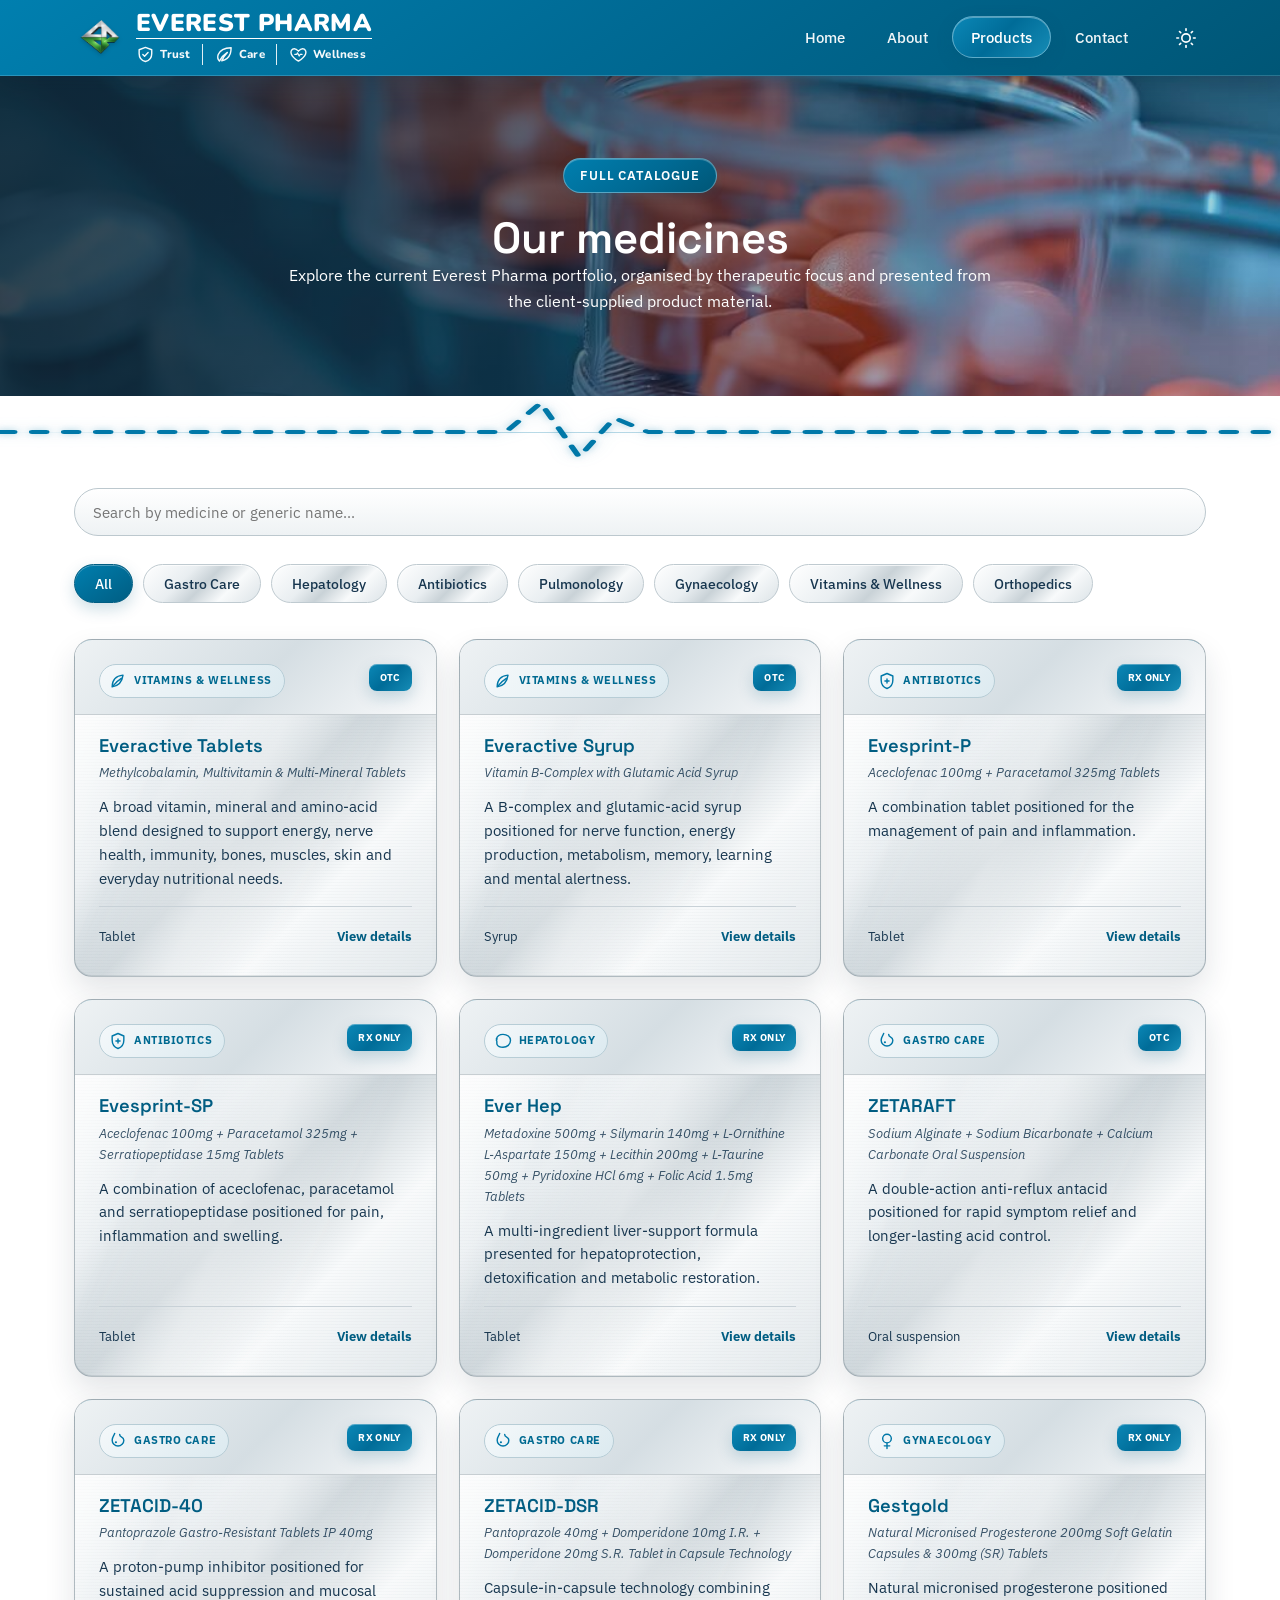
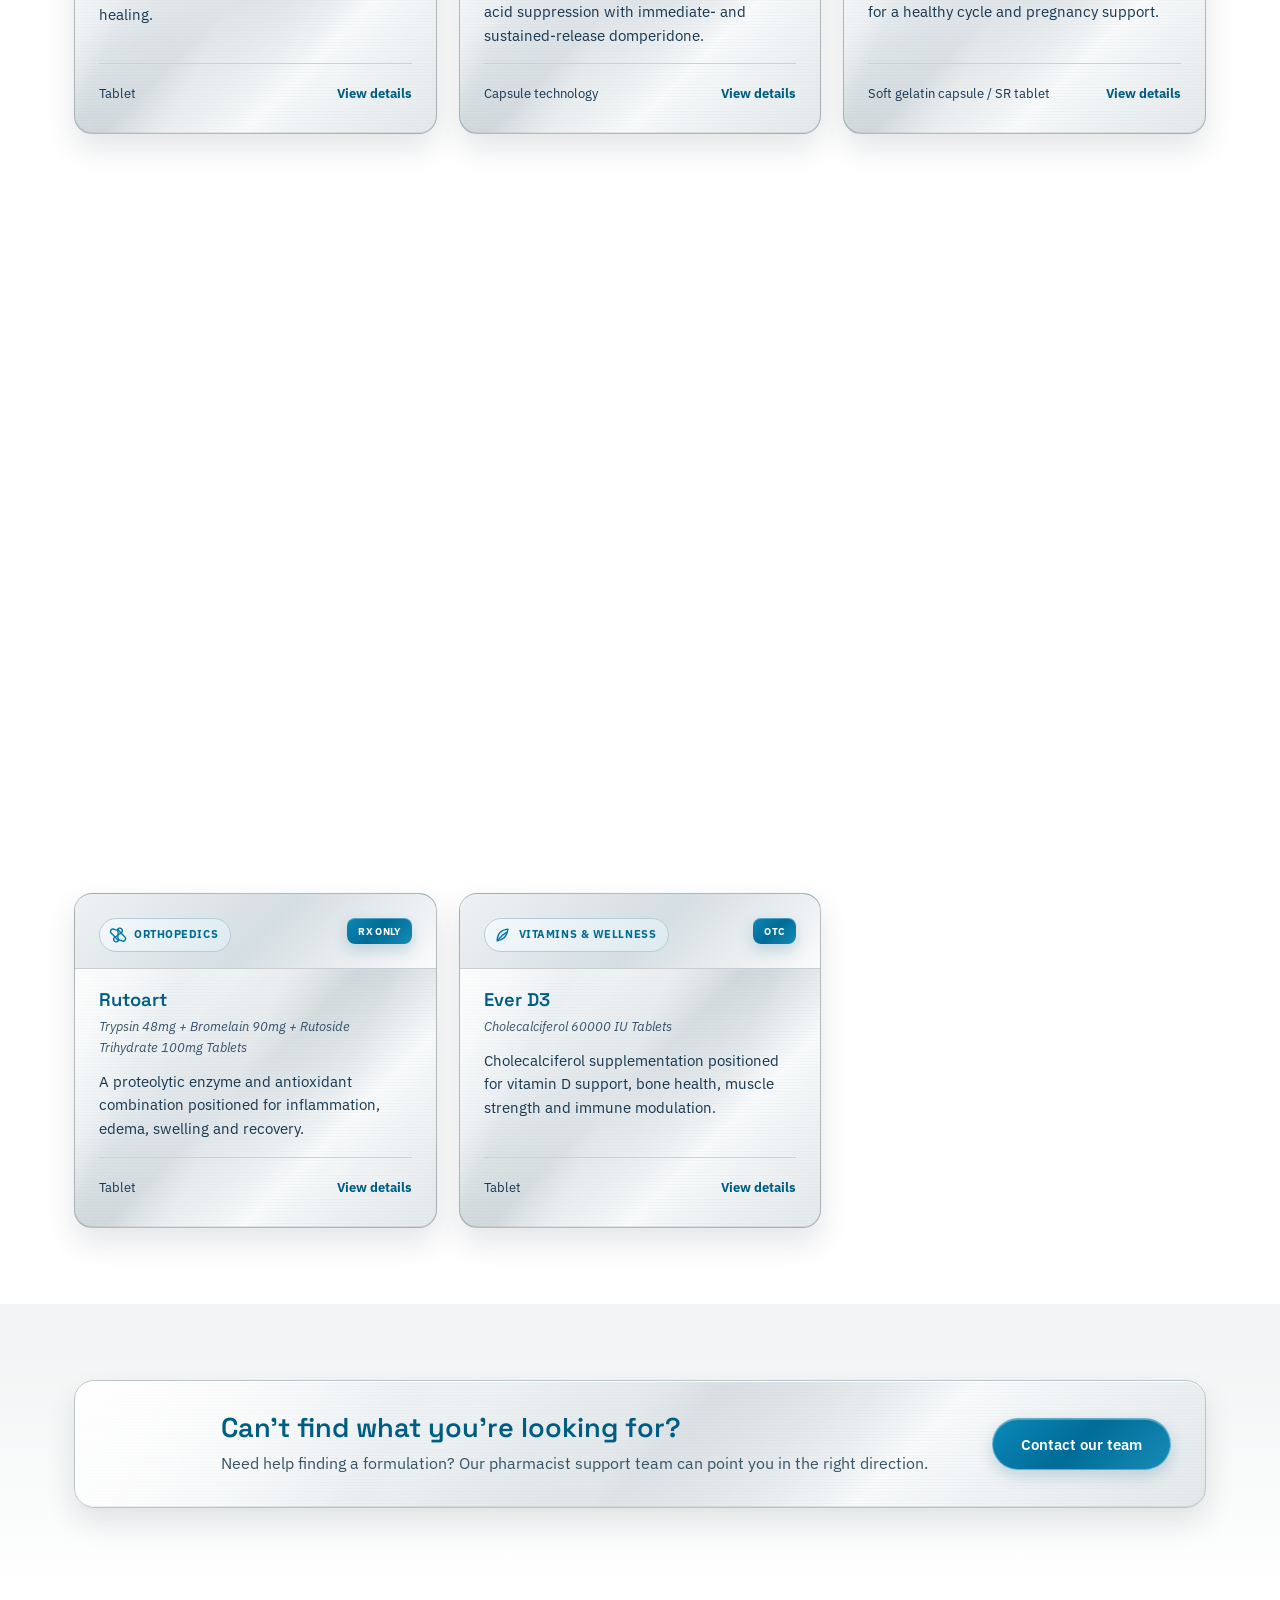
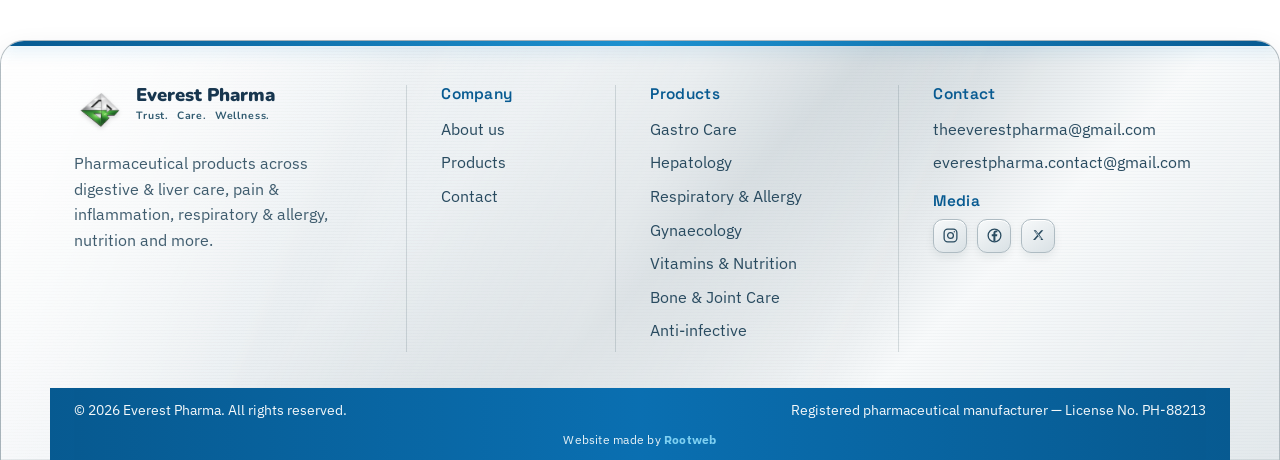
<file: products.html>
<!DOCTYPE html>
<html lang="en">
<head>
<meta charset="UTF-8">
<meta name="viewport" content="width=device-width, initial-scale=1.0">
<title>Medicines & Products | Everest Pharma</title>
<meta name="description" content="Browse Everest Pharma medicines by therapeutic category, including Gastro Care, Hepatology, Antibiotics, Pulmonology, Gynaecology, Orthopedics and Vitamins & Wellness.">
<meta name="robots" content="index, follow, max-image-preview:large, max-snippet:-1, max-video-preview:-1">
<meta name="googlebot" content="index, follow">
<meta name="theme-color" content="#0b5fa5">
<meta name="application-name" content="Everest Pharma">
<meta name="referrer" content="strict-origin-when-cross-origin">
<link rel="canonical" href="https://theeverestpharma.com/products.html">
<link rel="icon" type="image/x-icon" href="favicon.ico">
<link rel="manifest" href="site.webmanifest">
<meta property="og:locale" content="en_IN">
<meta property="og:site_name" content="Everest Pharma">
<meta property="og:title" content="Everest Pharma Medicines & Products">
<meta property="og:description" content="Browse Everest Pharma products by therapeutic focus and medicine form.">
<meta property="og:type" content="website">
<meta property="og:url" content="https://theeverestpharma.com/products.html">
<meta property="og:image" content="https://theeverestpharma.com/images/image%205.jpg">
<meta property="og:image:alt" content="Everest Pharma pharmaceutical products">
<meta name="twitter:card" content="summary">
<meta name="twitter:title" content="Everest Pharma Medicines & Products">
<meta name="twitter:description" content="Browse Everest Pharma products by therapeutic focus and medicine form.">
<meta name="twitter:image" content="https://theeverestpharma.com/images/image%205.jpg">
<meta name="twitter:image:alt" content="Everest Pharma pharmaceutical products">

<link rel="preconnect" href="https://fonts.googleapis.com">
<link href="https://fonts.googleapis.com/css2?family=Nunito:wght@600;700;800&family=Sora:wght@600;700;800&family=Space+Grotesk:wght@500;600;700&family=IBM+Plex+Sans:wght@400;500;600&display=swap" rel="stylesheet">
<style id="critical-navbar">
.site-header{height:76px;position:sticky;top:0;z-index:1000}.nav{height:76px;min-height:76px;box-sizing:border-box;position:relative}.brand{white-space:nowrap}@media(max-width:680px){.site-header{height:72px}.nav{height:72px;min-height:72px;padding:8px 14px!important}.nav-center{position:absolute!important;top:100%!important;left:0!important;right:0!important;opacity:0;visibility:hidden;pointer-events:none;max-height:none!important;height:auto!important;padding:0!important;overflow:hidden}.nav-center.is-open{opacity:1;visibility:visible;pointer-events:auto;padding:10px 14px 14px!important}}</style>
<link rel="stylesheet" href="style.css">
<script type="application/ld+json">
{
  "@context": "https://schema.org",
  "@type": "Organization",
  "@id": "https://theeverestpharma.com/#organization",
  "name": "Everest Pharma",
  "url": "https://theeverestpharma.com/",
  "logo": "https://theeverestpharma.com/logo.png",
  "email": "theeverestpharma@gmail.com",
  "sameAs": [
    "https://www.instagram.com/theeverestpharma/",
    "https://www.facebook.com/profile.php?id=61593332973833",
    "https://x.com/Everest_Pharma_"
  ]
}
</script>
<script type="application/ld+json">
{
  "@context": "https://schema.org",
  "@type": "WebSite",
  "@id": "https://theeverestpharma.com/#website",
  "url": "https://theeverestpharma.com/",
  "name": "Everest Pharma",
  "publisher": {
    "@id": "https://theeverestpharma.com/#organization"
  },
  "inLanguage": "en-IN"
}
</script>
<script type="application/ld+json">
{
  "@context": "https://schema.org",
  "@type": "CollectionPage",
  "name": "Medicines & Products | Everest Pharma",
  "url": "https://theeverestpharma.com/products.html",
  "description": "Browse Everest Pharma medicines by therapeutic category, including Gastro Care, Hepatology, Antibiotics, Pulmonology, Gynaecology, Orthopedics and Vitamins & Wellness.",
  "isPartOf": {
    "@id": "https://theeverestpharma.com/#website"
  },
  "mainEntity": {
    "@type": "ItemList",
    "name": "Everest Pharma Medicines",
    "numberOfItems": 17,
    "itemListElement": [
      {
        "@type": "ListItem",
        "position": 1,
        "name": "Everactive Tablets",
        "url": "https://theeverestpharma.com/products.html#everactive-tablets"
      },
      {
        "@type": "ListItem",
        "position": 2,
        "name": "Everactive Syrup",
        "url": "https://theeverestpharma.com/products.html#everactive-syrup"
      },
      {
        "@type": "ListItem",
        "position": 3,
        "name": "Evesprint-P",
        "url": "https://theeverestpharma.com/products.html"
      },
      {
        "@type": "ListItem",
        "position": 4,
        "name": "Evesprint-SP",
        "url": "https://theeverestpharma.com/products.html#evesprint-sp"
      },
      {
        "@type": "ListItem",
        "position": 5,
        "name": "Ever Hep",
        "url": "https://theeverestpharma.com/products.html#ever-hep"
      },
      {
        "@type": "ListItem",
        "position": 6,
        "name": "ZETARAFT",
        "url": "https://theeverestpharma.com/products.html#zetaraft"
      },
      {
        "@type": "ListItem",
        "position": 7,
        "name": "ZETACID-40",
        "url": "https://theeverestpharma.com/products.html#zetacid-40"
      },
      {
        "@type": "ListItem",
        "position": 8,
        "name": "ZETACID-DSR",
        "url": "https://theeverestpharma.com/products.html#zetacid-dsr"
      },
      {
        "@type": "ListItem",
        "position": 9,
        "name": "Gestgold",
        "url": "https://theeverestpharma.com/products.html#gestgold"
      },
      {
        "@type": "ListItem",
        "position": 10,
        "name": "Irofirst",
        "url": "https://theeverestpharma.com/products.html#irofirst"
      },
      {
        "@type": "ListItem",
        "position": 11,
        "name": "Pulmoend",
        "url": "https://theeverestpharma.com/products.html#pulmoend"
      },
      {
        "@type": "ListItem",
        "position": 12,
        "name": "Warkast",
        "url": "https://theeverestpharma.com/products.html#warkast"
      },
      {
        "@type": "ListItem",
        "position": 13,
        "name": "ECEP-200",
        "url": "https://theeverestpharma.com/products.html#ecep-200"
      },
      {
        "@type": "ListItem",
        "position": 14,
        "name": "ECEP",
        "url": "https://theeverestpharma.com/products.html#ecep"
      },
      {
        "@type": "ListItem",
        "position": 15,
        "name": "Evertend",
        "url": "https://theeverestpharma.com/products.html#evertend"
      },
      {
        "@type": "ListItem",
        "position": 16,
        "name": "Rutoart",
        "url": "https://theeverestpharma.com/products.html#rutoart"
      },
      {
        "@type": "ListItem",
        "position": 17,
        "name": "Ever D3",
        "url": "https://theeverestpharma.com/products.html#ever-d3"
      }
    ]
  }
}
</script>
<script type="application/ld+json">
{
  "@context": "https://schema.org",
  "@type": "BreadcrumbList",
  "itemListElement": [
    {
      "@type": "ListItem",
      "position": 1,
      "name": "Home",
      "item": "https://theeverestpharma.com/"
    },
    {
      "@type": "ListItem",
      "position": 2,
      "name": "Medicines & Products",
      "item": "https://theeverestpharma.com/products.html"
    }
  ]
}
</script>
</head>
<body>

<header class="site-header">
  <nav class="nav container">
    <a href="index.html" class="brand">
      <img src="logo.png" alt="Everest Pharma logo" class="brand-mark">
      <span class="brand-copy"><span class="brand-name">Everest Pharma</span><span class="brand-tagline" aria-label="Trust, Care, Wellness">
          <span class="tagline-item"><svg class="tagline-icon" viewBox="0 0 24 24" aria-hidden="true"><path d="M12 3 20 6v5c0 5.1-3.3 8.7-8 10-4.7-1.3-8-4.9-8-10V6l8-3Z" fill="none" stroke="currentColor" stroke-width="1.8" stroke-linejoin="round"/><path d="m8.7 12 2.2 2.2 4.5-4.6" fill="none" stroke="currentColor" stroke-width="1.8" stroke-linecap="round" stroke-linejoin="round"/></svg><span>Trust</span></span>
          <span class="tagline-divider" aria-hidden="true"></span>
          <span class="tagline-item"><svg class="tagline-icon" viewBox="0 0 24 24" aria-hidden="true"><path d="M20.5 3.5C12.4 3.8 6.2 6.9 4.1 12.2c-1.2 3.1-.4 6.3 1.5 8.3 2.5-4.9 5.5-8.2 10.1-11.1-3.2 3.4-5.4 6.4-7.1 10.6 5.2-1.1 9.3-4.6 10.9-9.3.6-1.9.9-4.1 1-7.2Z" fill="none" stroke="currentColor" stroke-width="1.8" stroke-linecap="round" stroke-linejoin="round"/></svg><span>Care</span></span>
          <span class="tagline-divider" aria-hidden="true"></span>
          <span class="tagline-item"><svg class="tagline-icon" viewBox="0 0 24 24" aria-hidden="true"><path d="M12 20.5s-7.3-4.6-9.1-9.2C1.6 8 3.5 4.8 6.8 4.8c2 0 3.4 1.1 5.2 3 1.8-1.9 3.2-3 5.2-3 3.3 0 5.2 3.2 3.9 6.5-1.8 4.6-9.1 9.2-9.1 9.2Z" fill="none" stroke="currentColor" stroke-width="1.8" stroke-linejoin="round"/><path d="M7.4 12h2.3l1.1-2.1 2.1 4.2 1.2-2.1h2.5" fill="none" stroke="currentColor" stroke-width="1.5" stroke-linecap="round" stroke-linejoin="round"/></svg><span>Wellness</span></span>
        </span></span>
    </a>
    <div class="nav-center">
      <ul class="nav-links" id="navLinks">
      <li><a href="index.html">Home</a></li>
      <li><a href="index.html#about">About</a></li>
      <li><a href="products.html" class="active">Products</a></li>
      <li><a href="contact.html">Contact</a></li>
    </ul>
      <button class="theme-toggle" id="themeToggle" aria-label="Toggle dark mode" title="Switch theme">
        <svg class="theme-icon-sun" width="20" height="20" viewBox="0 0 24 24" fill="none"><circle cx="12" cy="12" r="5" stroke="currentColor" stroke-width="2"/><line x1="12" y1="1" x2="12" y2="3" stroke="currentColor" stroke-width="2" stroke-linecap="round"/><line x1="12" y1="21" x2="12" y2="23" stroke="currentColor" stroke-width="2" stroke-linecap="round"/><line x1="4.22" y1="4.22" x2="5.64" y2="5.64" stroke="currentColor" stroke-width="2" stroke-linecap="round"/><line x1="18.36" y1="18.36" x2="19.78" y2="19.78" stroke="currentColor" stroke-width="2" stroke-linecap="round"/><line x1="1" y1="12" x2="3" y2="12" stroke="currentColor" stroke-width="2" stroke-linecap="round"/><line x1="21" y1="12" x2="23" y2="12" stroke="currentColor" stroke-width="2" stroke-linecap="round"/><line x1="4.22" y1="19.78" x2="5.64" y2="18.36" stroke="currentColor" stroke-width="2" stroke-linecap="round"/><line x1="18.36" y1="5.64" x2="19.78" y2="4.22" stroke="currentColor" stroke-width="2" stroke-linecap="round"/></svg>
        <svg class="theme-icon-moon" width="20" height="20" viewBox="0 0 24 24" fill="none" style="display:none;"><path d="M21 12.79A9 9 0 1 1 11.21 3 7 7 0 0 0 21 12.79z" stroke="currentColor" stroke-width="2" stroke-linecap="round" stroke-linejoin="round"/></svg>
      </button>
    </div>
    <button class="nav-toggle" id="navToggle" aria-label="Toggle navigation" aria-expanded="false">
      <span></span>
    </button>
  </nav>
</header>

<main>

  <section class="image-banner" style="min-height: 320px; background-image:url('images/image 5.jpg')">
    <div class="container image-banner-content reveal">
      <span class="eyebrow">Full catalogue</span>
      <h1 style="font-size: clamp(2rem, 3.4vw, 2.8rem);">Our medicines</h1>
      <p class="lede">Explore the current Everest Pharma portfolio, organised by therapeutic focus and presented from the client-supplied product material.</p>
    </div>
  </section>

  <div class="pulse-divider" aria-hidden="true">
    <svg viewBox="0 0 800 72" preserveAspectRatio="none">
      <path class="pulse-line-path" d="M0 36 H285 L316 36 L338 7 L362 61 L384 22 L405 36 H800"/>
    </svg>
  </div>

  <section class="section" style="padding-top: 20px;">
    <div class="container">

      <div class="search-row reveal">
        <input type="text" class="search-input" id="searchInput" placeholder="Search by medicine or generic name...">
      </div>

      <div class="filter-bar reveal" id="filterBar" style="--d: 0.1s">
        <button class="filter-btn active" data-filter="all">All</button>
        <button class="filter-btn" data-filter="Gastro Care">Gastro Care</button>
        <button class="filter-btn" data-filter="Hepatology">Hepatology</button>
        <button class="filter-btn" data-filter="Antibiotics">Antibiotics</button>
        <button class="filter-btn" data-filter="Pulmonology">Pulmonology</button>
        <button class="filter-btn" data-filter="Gynaecology">Gynaecology</button>
        <button class="filter-btn" data-filter="Vitamins & Wellness">Vitamins &amp; Wellness</button>
        <button class="filter-btn" data-filter="Orthopedics">Orthopedics</button>
      </div>

      <div class="product-grid" id="productGrid">
        <!-- Cards are rendered by script.js from the productData array -->
      </div>

      <div class="no-results" id="noResults">
        <h3>No medicines match your search</h3>
        <p>Try another medicine name or clear the active filter.</p>
      </div>

    </div>
  </section>


  <div class="product-modal" id="productModal" aria-hidden="true">
    <div class="product-modal-backdrop" data-modal-close></div>
    <section class="product-modal-panel" role="dialog" aria-modal="true" aria-labelledby="productModalTitle">
      <button class="product-modal-close" type="button" aria-label="Close product details" data-modal-close>&times;</button>
      <span class="eyebrow">Product profile</span>
      <h2 id="productModalTitle" data-modal-title></h2>
      <p class="product-modal-subtitle" data-modal-subtitle></p>
      <div class="product-modal-content" data-modal-content></div>
    </section>
  </div>

  <section class="section section-soft">
    <div class="container">
      <div class="cta-band reveal">
        <div class="floating-caps" aria-hidden="true">
          <span class="cap" style="width:50px;height:20px;top:20%;left:8%;background:rgba(255,255,255,0.2);--r:15deg;--dx:12px;--dy:-10px;animation-duration:9s;"></span>
          <span class="cap" style="width:36px;height:15px;top:65%;left:88%;background:rgba(255,255,255,0.18);--r:-20deg;--dx:-10px;--dy:12px;animation-duration:7.5s;animation-delay:-3s;"></span>
        </div>
        <div>
          <h2>Can't find what you're looking for?</h2>
          <p>Need help finding a formulation? Our pharmacist support team can point you in the right direction.</p>
        </div>
        <a href="contact.html" class="btn btn-primary">Contact our team</a>
      </div>
    </div>
  </section>

</main>

<footer class="site-footer">
  <div class="container">
    <div class="footer-grid">
      <div class="footer-column footer-about">
        <div class="footer-brand"><img src="logo.png" alt="Everest Pharma logo" class="brand-mark"><span class="footer-brand-copy"><span class="footer-brand-name">Everest Pharma</span><span class="footer-brand-tagline">Trust.&nbsp;&nbsp;Care.&nbsp;&nbsp;Wellness.</span></span></div>
        <p>Pharmaceutical products across digestive &amp; liver care, pain &amp; inflammation, respiratory &amp; allergy, nutrition and more.</p>
      </div>
      <div class="footer-column"><h4>Company</h4><ul><li><a href="index.html#about">About us</a></li><li><a href="products.html">Products</a></li><li><a href="contact.html">Contact</a></li></ul></div>
      <div class="footer-column"><h4>Products</h4><ul><li><a href="products.html">Gastro Care</a></li><li><a href="products.html">Hepatology</a></li><li><a href="products.html">Respiratory &amp; Allergy</a></li><li><a href="products.html">Gynaecology</a></li><li><a href="products.html">Vitamins &amp; Nutrition</a></li><li><a href="products.html">Bone &amp; Joint Care</a></li><li><a href="products.html">Anti-infective</a></li></ul></div>
      <div class="footer-column footer-contact"><h4>Contact</h4><ul><li><a href="mailto:theeverestpharma@gmail.com">theeverestpharma@gmail.com</a></li><li><a href="mailto:everestpharma.contact@gmail.com">everestpharma.contact@gmail.com</a></li></ul><h4 class="media-heading">Media</h4><div class="contact-socials" aria-label="Everest Pharma social media"><a href="https://www.instagram.com/theeverestpharma/" target="_blank" rel="noopener noreferrer" aria-label="Instagram" title="Instagram"><svg viewBox="0 0 24 24" fill="none"><rect x="3" y="3" width="18" height="18" rx="5" stroke="currentColor" stroke-width="1.8"/><circle cx="12" cy="12" r="4.1" stroke="currentColor" stroke-width="1.8"/><circle cx="17.4" cy="6.7" r="1" fill="currentColor"/></svg></a><a href="https://www.facebook.com/profile.php?id=61593332973833" target="_blank" rel="noopener noreferrer" aria-label="Facebook" title="Facebook"><svg viewBox="0 0 24 24" fill="none"><circle cx="12" cy="12" r="9" stroke="currentColor" stroke-width="1.8"/><path d="M13.3 20v-7h2.3l.35-2.6H13.3V8.75c0-.75.21-1.25 1.3-1.25h1.45V5.17c-.25-.03-1.1-.1-2.1-.1-2.08 0-3.5 1.27-3.5 3.61v1.72H8.1V13h2.35v7" fill="currentColor"/></svg></a><a href="https://x.com/Everest_Pharma_" target="_blank" rel="noopener noreferrer" aria-label="X" title="X"><svg viewBox="0 0 24 24" fill="none"><path d="M5.2 4.5h3.05l3.5 4.72L15.82 4.5h2.98l-5.58 6.32 5.58 7.68h-3.05l-3.92-5.39-4.58 5.39H4.27l5.87-6.99L5.2 4.5Zm2.01 1.7 7.98 10.6h1.15L8.35 6.2H7.21Z" fill="currentColor"/></svg></a></div></div>
    </div>
    <div class="footer-bottom"><span>&copy; 2026 Everest Pharma. All rights reserved.</span><span>Registered pharmaceutical manufacturer — License No. PH-88213</span><div class="footer-credit">Website made by <a href="https://rootwebstudio.in/" target="_blank" rel="noopener noreferrer">Rootweb</a></div></div>
  </div>
</footer>

<script src="script.js"></script>

  <button class="scroll-top" id="scrollTop" type="button" aria-label="Scroll to top" title="Back to top">
    <svg width="20" height="20" viewBox="0 0 24 24" fill="none" aria-hidden="true">
      <path d="M6 14l6-6 6 6" stroke="currentColor" stroke-width="2.2" stroke-linecap="round" stroke-linejoin="round"/>
    </svg>
  </button>
</body>
</html>
</file>
<file: style.css>
/* =========================================================
   Everest Pharma — Design Tokens (Light & Dark Theme)
   ========================================================= */
:root {
  /* LIGHT THEME (DEFAULT) */
  --color-bg: #ffffff;
  --color-bg-soft: #EEF1F2;
  --color-bg-soft-2: #D8DEE1;
  --color-primary: #5B8064;
  --color-primary-dark: #456A50;
  --color-primary-darker: #17364F;
  --color-accent: #8DAA97;
  --color-text: #003B6F;
  --color-text-muted: #55738D;
  --color-border: #CBD2D6;
  --color-white: #ffffff;
  --color-shadow-overlay: rgba(26, 45, 58, 0.12);

  /* Type */
  --font-display: "Space Grotesk", "Segoe UI", sans-serif;
  --font-body: "IBM Plex Sans", "Segoe UI", sans-serif;

  /* Layout */
  --max-width: 1180px;
  --radius-pill: 999px;
  --radius-md: 14px;
  --radius-sm: 8px;
  --shadow-soft: 0 8px 30px var(--color-shadow-overlay);
  --shadow-card: 0 4px 18px var(--color-shadow-overlay);
}

/* DARK THEME */
@media (prefers-color-scheme: dark) {
  :root {
    --color-bg: #151A1E;
    --color-bg-soft: #20272C;
    --color-bg-soft-2: #2B3338;
    --color-primary: #789D82;
    --color-primary-dark: #5E8068;
    --color-primary-darker: #B7C1C7;
    --color-accent: #A9B8AE;
    --color-text: #E5EBEE;
    --color-text-muted: #AEBBC2;
    --color-border: #3A454C;
    --color-white: #ffffff;
    --color-shadow-overlay: rgba(0, 0, 0, 0.4);
  }
}

/* Manual dark mode toggle (when user clicks button) */
body.dark-mode {
  --color-bg: #151A1E;
  --color-bg-soft: #20272C;
  --color-bg-soft-2: #2B3338;
  --color-primary: #789D82;
  --color-primary-dark: #5E8068;
  --color-primary-darker: #B7C1C7;
  --color-accent: #A9B8AE;
  --color-text: #E5EBEE;
  --color-text-muted: #AEBBC2;
  --color-border: #3A454C;
  --color-white: #ffffff;
  --color-shadow-overlay: rgba(0, 0, 0, 0.4);
}

body.light-mode {
  --color-bg: #ffffff;
  --color-bg-soft: #EEF1F2;
  --color-bg-soft-2: #D8DEE1;
  --color-primary: #5B8064;
  --color-primary-dark: #456A50;
  --color-primary-darker: #17364F;
  --color-accent: #8DAA97;
  --color-text: #003B6F;
  --color-text-muted: #55738D;
  --color-border: #CBD2D6;
  --color-white: #ffffff;
  --color-shadow-overlay: rgba(26, 45, 58, 0.12);
}

/* =========================================================
   Reset
   ========================================================= */
* { margin: 0; padding: 0; box-sizing: border-box; }

html { scroll-behavior: smooth; }

body {
  font-family: var(--font-body);
  color: var(--color-text);
  background: var(--color-bg);
  line-height: 1.6;
  -webkit-font-smoothing: antialiased;
}

img { max-width: 100%; display: block; }

a { color: inherit; text-decoration: none; }

ul { list-style: none; }

h1, h2, h3, h4 {
  font-family: var(--font-display);
  color: var(--color-text);
  line-height: 1.15;
  font-weight: 600;
}

button { font-family: inherit; cursor: pointer; }

.container {
  max-width: var(--max-width);
  margin: 0 auto;
  padding: 0 24px;
}

/* Respect reduced motion */
@media (prefers-reduced-motion: reduce) {
  *, *::before, *::after {
    animation-duration: 0.001ms !important;
    animation-iteration-count: 1 !important;
    transition-duration: 0.001ms !important;
    scroll-behavior: auto !important;
  }
}

/* =========================================================
   Motion & Reveal Utilities
   ========================================================= */

/* Scroll-reveal: elements fade + rise into place as they enter view */
.reveal {
  opacity: 0;
  transform: translateY(22px);
  transition: opacity 0.65s cubic-bezier(0.2, 0.7, 0.2, 1), transform 0.65s cubic-bezier(0.2, 0.7, 0.2, 1);
}
.reveal.is-visible {
  opacity: 1;
  transform: translateY(0);
}
/* Staggered children get a small incremental delay set via inline style (--d) */
.reveal { transition-delay: var(--d, 0s); }

/* Floating decorative capsules (hero / CTA backdrops) */
.floating-caps {
  position: absolute;
  inset: 0;
  pointer-events: none;
  overflow: hidden;
  z-index: 0;
}

.cap {
  position: absolute;
  border-radius: var(--radius-pill);
  opacity: 0.5;
  animation: drift 9s ease-in-out infinite;
}

@keyframes drift {
  0%   { transform: translate(0, 0) rotate(var(--r, 20deg)); }
  50%  { transform: translate(var(--dx, 14px), var(--dy, -18px)) rotate(calc(var(--r, 20deg) * -1)); }
  100% { transform: translate(0, 0) rotate(var(--r, 20deg)); }
}

/* Gentle vertical bob, used for standalone illustration elements */
@keyframes bob {
  0%, 100% { transform: translateY(0); }
  50% { transform: translateY(-10px); }
}
.hero-bottle-bob {
  animation: bob 6s ease-in-out infinite;
  transform-origin: center;
}

@keyframes blob-pulse {
  0%, 100% { transform: scale(1); }
  50% { transform: scale(1.035); }
}
.hero-blob-pulse {
  animation: blob-pulse 5s ease-in-out infinite;
  transform-origin: center;
  transform-box: fill-box;
}

/* About-section lab illustration — sits in its own card so it reads
   as a clear, distinct picture rather than blending into the page */
.lab-wrap {
  max-width: 360px;
  margin: 0 auto;
  padding: 28px;
  background: var(--color-bg);
  border: 1px solid var(--color-border);
  border-radius: var(--radius-md);
  box-shadow: var(--shadow-card);
}
.lab-wrap svg { width: 100%; height: auto; }

.lab-bubble {
  animation: bubble-rise 2.6s ease-in infinite;
  transform-box: fill-box;
  transform-origin: center;
}
.lab-bubble.b2 { animation-delay: -0.8s; }
.lab-bubble.b3 { animation-delay: -1.6s; }

@keyframes bubble-rise {
  0%   { transform: translateY(0); opacity: 0.9; }
  80%  { opacity: 0.5; }
  100% { transform: translateY(-70px); opacity: 0; }
}

/* EKG pulse divider — a thin animated heartbeat line marking a section seam */
.pulse-divider {
  width: 100%;
  line-height: 0;
  overflow: hidden;
  background: var(--color-bg);
}
.pulse-divider svg { width: 100%; height: 44px; display: block; }

/* Pulsing ring — draws attention to the primary hero action, like a heartbeat blip */
@keyframes pulse-ring {
  0%   { box-shadow: 0 0 0 0 rgba(91, 128, 100, 0.45); }
  70%  { box-shadow: 0 0 0 14px rgba(91, 128, 100, 0); }
  100% { box-shadow: 0 0 0 0 rgba(91, 128, 100, 0); }
}
.btn-pulse { animation: pulse-ring 2.6s cubic-bezier(0.4, 0, 0.6, 1) infinite; }

/* EKG / heartbeat pulse line — signature divider */
.pulse-line-path {
  fill: none;
  stroke: var(--color-primary);
  stroke-width: 3.5;
  stroke-linecap: round;
  stroke-linejoin: round;
  stroke-dasharray: 9 11;
  animation: pulse-travel 3.2s linear infinite;
}
@keyframes pulse-travel {
  to { stroke-dashoffset: -200; }
}

/* Animated number count-up target */
.stat-number.is-counting { animation: pop-in 0.4s ease-out; }
@keyframes pop-in {
  0% { transform: scale(0.85); }
  60% { transform: scale(1.05); }
  100% { transform: scale(1); }
}

/* =========================================================
   Header / Nav
   ========================================================= */
.site-header {
  position: sticky;
  top: 0;
  z-index: 100;
  background: rgba(255, 255, 255, 0.92);
  backdrop-filter: blur(10px);
  border-bottom: 1px solid var(--color-border);
  box-shadow: 0 0 0 rgba(6, 58, 107, 0);
  transition: box-shadow 0.3s ease, padding 0.3s ease;
}

.site-header.is-scrolled {
  box-shadow: 0 6px 24px rgba(6, 58, 107, 0.08);
}
.site-header.is-scrolled .nav { padding-top: 10px; padding-bottom: 10px; }

.nav {
  display: flex;
  align-items: center;
  justify-content: space-between;
  padding: 16px 24px;
}

.brand {
  display: flex;
  align-items: center;
  gap: 10px;
  font-family: var(--font-display);
  font-weight: 700;
  font-size: 1.6rem;
  color: var(--color-primary-dark);
}

.brand-mark {
  width: 48px;
  height: 48px;
  flex-shrink: 0;
  object-fit: contain;
}

.nav-links {
  display: flex;
  align-items: center;
  gap: 6px;
}

.nav-links a {
  padding: 10px 18px;
  border-radius: var(--radius-pill);
  font-weight: 500;
  font-size: 0.96rem;
  color: var(--color-text);
  transition: background 0.2s ease, color 0.2s ease;
}

.nav-links a:hover,
.nav-links a:focus-visible {
  background: var(--color-bg-soft);
  color: var(--color-primary-dark);
}

.nav-links a.active {
  background: var(--color-primary);
  color: var(--color-white);
}

.nav-toggle {
  display: none;
  background: none;
  border: none;
  width: 40px;
  height: 40px;
  position: relative;
}

.nav-toggle span,
.nav-toggle span::before,
.nav-toggle span::after {
  content: "";
  position: absolute;
  left: 8px;
  right: 8px;
  height: 2px;
  background: var(--color-primary-dark);
  transition: transform 0.25s ease, opacity 0.25s ease;
}
.nav-toggle span { top: 19px; }
.nav-toggle span::before { top: -8px; }
.nav-toggle span::after { top: 8px; }

.nav-toggle.is-open span { background: transparent; }
.nav-toggle.is-open span::before { transform: translateY(8px) rotate(45deg); }
.nav-toggle.is-open span::after { transform: translateY(-8px) rotate(-45deg); }

/* Theme toggle button */
.theme-toggle {
  display: flex;
  align-items: center;
  justify-content: center;
  width: 40px;
  height: 40px;
  border: none;
  background: none;
  color: var(--color-primary-dark);
  cursor: pointer;
  padding: 0;
  margin-left: 12px;
  transition: color 0.3s ease;
  border-radius: var(--radius-sm);
}

.theme-toggle:hover {
  background: var(--color-bg-soft);
  color: var(--color-primary);
}

.theme-toggle svg {
  width: 20px;
  height: 20px;
  stroke: currentColor;
  transition: transform 0.4s ease;
}

.theme-toggle:active svg {
  transform: rotate(20deg);
}

body.dark-mode .theme-icon-sun {
  display: none;
}

body.dark-mode .theme-icon-moon {
  display: block !important;
}

body.light-mode .theme-icon-sun {
  display: block;
}

body.light-mode .theme-icon-moon {
  display: none;
}

:focus-visible {
  outline: 2px solid var(--color-accent);
  outline-offset: 2px;
}

/* =========================================================
   Buttons
   ========================================================= */
.btn {
  display: inline-flex;
  align-items: center;
  justify-content: center;
  gap: 8px;
  padding: 13px 28px;
  border-radius: var(--radius-pill);
  font-weight: 600;
  font-size: 0.96rem;
  border: 1.5px solid transparent;
  transition: transform 0.18s ease, box-shadow 0.18s ease, background 0.18s ease;
}

.btn-primary {
  background: var(--color-primary);
  color: var(--color-white);
  box-shadow: var(--shadow-soft);
}
.btn-primary:hover { background: var(--color-primary-dark); transform: translateY(-1px); }

.btn-outline {
  background: transparent;
  border-color: var(--color-primary);
  color: var(--color-primary);
}
.btn-outline:hover { background: var(--color-bg-soft); transform: translateY(-1px); }

/* =========================================================
   Photo hero slider — modern full-bleed image slideshow
   ========================================================= */
.hero-slider {
  position: relative;
  min-height: 640px;
  display: flex;
  align-items: center;
  overflow: hidden;
  background: var(--color-primary-darker);
}

.hero-slide {
  position: absolute;
  inset: 0;
  background-size: cover;
  background-position: center;
  opacity: 0;
  transition: opacity 1.3s ease;
  z-index: 0;
}
.hero-slide.active {
  opacity: 1;
  z-index: 1;
  animation: kenburns 9s ease-in-out infinite alternate;
}
@keyframes kenburns {
  from { transform: scale(1); }
  to { transform: scale(1.08); }
}

.hero-overlay {
  position: absolute;
  inset: 0;
  z-index: 2;
  background: linear-gradient(100deg, rgba(17,39,53,0.88) 0%, rgba(17,39,53,0.70) 34%, rgba(17,39,53,0.38) 62%, rgba(17,39,53,0.10) 100%);
}

.hero-slider-content {
  position: relative;
  z-index: 3;
  max-width: 640px;
  padding: 90px 24px 110px;
  color: #ffffff;
}

.hero-slider-content h1 { color: #ffffff; }
.hero-slider-content .eyebrow {
  background: rgba(255,255,255,0.16);
  color: #ffffff;
  border: 1px solid rgba(255,255,255,0.3);
}
.hero-slider-content .lede { color: rgba(255,255,255,0.88); }
.hero-slider-content .btn-outline {
  border-color: rgba(255,255,255,0.65);
  color: #ffffff;
}
.hero-slider-content .btn-outline:hover { background: rgba(255,255,255,0.14); }

.hero-slider-dots {
  position: absolute;
  z-index: 3;
  bottom: 28px;
  left: 50%;
  transform: translateX(-50%);
  display: flex;
  gap: 10px;
}
.hero-dot {
  width: 10px;
  height: 10px;
  border-radius: var(--radius-pill);
  background: rgba(255,255,255,0.45);
  border: none;
  padding: 0;
  cursor: pointer;
  transition: width 0.3s ease, background 0.3s ease;
}
.hero-dot.active { width: 28px; background: #ffffff; }

/* Stats bar — sits below the photo slider on a clean background */
.stats-bar {
  padding: 40px 0;
  border-bottom: 1px solid var(--color-border);
}
.stats-bar .hero-stats { justify-content: space-between; margin-top: 0; }

/* Full-bleed photo banner used between sections (About/quality, page heroes) */
.image-banner {
  position: relative;
  min-height: 380px;
  display: flex;
  align-items: center;
  background-size: cover;
  background-position: center;
  overflow: hidden;
}
.image-banner::before {
  content: "";
  position: absolute;
  inset: 0;
  z-index: 1;
  background: linear-gradient(100deg, rgba(17,39,53,0.86) 0%, rgba(17,39,53,0.58) 45%, rgba(17,39,53,0.26) 75%, rgba(17,39,53,0.08) 100%);
}
.image-banner-content {
  position: relative;
  z-index: 2;
  color: #ffffff;
  max-width: 640px;
}
.image-banner-content h1,
.image-banner-content h2 { color: #ffffff; }
.image-banner-content .eyebrow {
  background: rgba(255,255,255,0.16);
  color: #ffffff;
  border: 1px solid rgba(255,255,255,0.3);
}
.image-banner-content .lede { color: rgba(255,255,255,0.9); }
.image-banner-content p:not(.lede):not(.eyebrow) { color: rgba(255,255,255,0.88); }

/* =========================================================
   Hero (home page) — signature molecule motif
   ========================================================= */
.hero {
  position: relative;
  overflow: hidden;
  background: linear-gradient(180deg, var(--color-bg-soft) 0%, var(--color-bg) 70%);
  padding: 88px 0 64px;
}

.hero-grid {
  position: relative;
  z-index: 1;
  display: grid;
  grid-template-columns: 1.1fr 0.9fr;
  gap: 40px;
  align-items: center;
}

.eyebrow {
  display: inline-flex;
  align-items: center;
  gap: 8px;
  font-size: 0.82rem;
  font-weight: 600;
  letter-spacing: 0.06em;
  text-transform: uppercase;
  color: var(--color-primary);
  background: var(--color-bg-soft-2);
  padding: 6px 16px;
  border-radius: var(--radius-pill);
  margin-bottom: 20px;
}

.hero h1 {
  font-size: clamp(2.2rem, 4vw, 3.4rem);
  margin-bottom: 20px;
}

.hero p.lede {
  font-size: 1.12rem;
  color: var(--color-text);
  max-width: 46ch;
  margin-bottom: 32px;
}

.hero-actions {
  display: flex;
  gap: 14px;
  flex-wrap: wrap;
}

.hero-stats {
  display: flex;
  gap: 32px;
  margin-top: 48px;
  flex-wrap: wrap;
}

.hero-stats .stat-number {
  font-family: var(--font-display);
  font-size: 1.9rem;
  font-weight: 700;
  color: var(--color-primary-dark);
  display: block;
}

.hero-stats .stat-label {
  font-size: 0.85rem;
  color: var(--color-text);
}

/* Molecule illustration */
.molecule-wrap {
  position: relative;
  aspect-ratio: 1 / 1;
  max-width: 460px;
  margin: 0 auto;
}

.molecule-wrap svg { width: 100%; height: 100%; }

.molecule-node {
  animation: float 5s ease-in-out infinite;
  transform-origin: center;
}
.molecule-node.n2 { animation-delay: -1.2s; }
.molecule-node.n3 { animation-delay: -2.4s; }
.molecule-node.n4 { animation-delay: -3.6s; }
.molecule-node.n5 { animation-delay: -0.6s; }

@keyframes float {
  0%, 100% { transform: translateY(0); }
  50% { transform: translateY(-9px); }
}

.molecule-bond {
  stroke: var(--color-border);
  stroke-width: 2;
}

/* =========================================================
   Section basics
   ========================================================= */
.section {
  padding: 76px 0;
}

.section-soft { background: var(--color-bg-soft); }

.section-head {
  max-width: none;
  margin-bottom: 48px;
  text-align: center;
}

.section-head .eyebrow { margin-bottom: 14px; }

.section-head h2 {
  font-size: clamp(1.7rem, 3vw, 2.3rem);
  margin-bottom: 14px;
}

.section-head p {
  color: var(--color-text);
  font-size: 1.05rem;
}

/* =========================================================
   Cards — values / pillars
   ========================================================= */
.card-grid {
  display: grid;
  grid-template-columns: repeat(3, 1fr);
  gap: 24px;
}

.pillar-card {
  background: var(--color-white);
  border: 1px solid var(--color-border);
  border-radius: var(--radius-md);
  padding: 30px 26px;
  box-shadow: var(--shadow-card);
  transition: transform 0.2s ease, box-shadow 0.2s ease;
}

.pillar-card:hover { transform: translateY(-4px); box-shadow: var(--shadow-soft); }

.pillar-icon {
  width: 46px;
  height: 46px;
  border-radius: var(--radius-sm);
  background: var(--color-bg-soft-2);
  display: flex;
  align-items: center;
  justify-content: center;
  color: var(--color-primary);
  margin-bottom: 18px;
}

.pillar-card h3 { font-size: 1.1rem; margin-bottom: 10px; }
.pillar-card p { color: var(--color-text); font-size: 0.96rem; }

/* =========================================================
   Timeline (about page)
   ========================================================= */
.about-grid {
  display: grid;
  grid-template-columns: 1.1fr 0.9fr;
  gap: 40px;
  align-items: center;
}

.timeline {
  position: relative;
  padding-left: 28px;
  border-left: 2px solid var(--color-border);
}

.timeline-item {
  position: relative;
  padding-bottom: 36px;
}
.timeline-item:last-child { padding-bottom: 0; }

.timeline-item::before {
  content: "";
  position: absolute;
  left: -34px;
  top: 4px;
  width: 12px;
  height: 12px;
  border-radius: 50%;
  background: var(--color-accent);
  box-shadow: 0 0 0 4px var(--color-bg-soft-2);
}

.timeline-year {
  font-family: var(--font-display);
  font-weight: 700;
  color: var(--color-primary);
  font-size: 0.95rem;
}

.timeline-item h4 { margin: 4px 0 6px; font-size: 1.05rem; }
.timeline-item p { color: var(--color-text); font-size: 0.95rem; }

/* =========================================================
   Product listing (products page)
   ========================================================= */
.filter-bar {
  display: flex;
  flex-wrap: wrap;
  gap: 10px;
  margin-bottom: 36px;
}

.filter-btn {
  padding: 9px 20px;
  border-radius: var(--radius-pill);
  border: 1.5px solid var(--color-border);
  background: var(--color-white);
  font-size: 0.9rem;
  font-weight: 500;
  color: var(--color-text);
  transition: all 0.18s ease;
}

.filter-btn:hover { border-color: var(--color-primary); color: var(--color-primary); }

.filter-btn.active {
  background: var(--color-primary);
  border-color: var(--color-primary);
  color: var(--color-white);
}

.search-row {
  display: flex;
  gap: 12px;
  margin-bottom: 28px;
  flex-wrap: wrap;
}

.search-input {
  flex: 1;
  min-width: 220px;
  padding: 13px 18px;
  border-radius: var(--radius-pill);
  border: 1.5px solid var(--color-border);
  font-size: 0.96rem;
  font-family: inherit;
  color: var(--color-text);
}
.search-input:focus { border-color: var(--color-primary); }

.product-grid {
  display: grid;
  grid-template-columns: repeat(3, 1fr);
  gap: 22px;
}

.product-card {
  background: linear-gradient(135deg, var(--color-bg) 0%, var(--color-bg-soft) 100%);
  border: 1px solid var(--color-border);
  border-radius: var(--radius-md);
  padding: 0;
  box-shadow: var(--shadow-card);
  display: flex;
  flex-direction: column;
  transition: transform 0.3s ease, box-shadow 0.3s ease, border-color 0.3s ease;
  overflow: hidden;
  position: relative;
}

.product-card::before {
  content: "";
  position: absolute;
  top: 0;
  left: 0;
  right: 0;
  height: 4px;
  background: linear-gradient(90deg, var(--color-primary), var(--color-accent));
}

.product-card:hover {
  transform: translateY(-6px);
  box-shadow: var(--shadow-soft);
  border-color: var(--color-primary);
}

.product-card-header {
  padding: 24px 24px 16px;
  background: linear-gradient(135deg, var(--color-bg-soft-2) 0%, rgba(91, 128, 100, 0.08) 100%);
  border-bottom: 1px solid var(--color-border);
}

.product-card-top {
  display: flex;
  justify-content: space-between;
  align-items: flex-start;
  margin-bottom: 0;
}

.product-category {
  display: inline-flex;
  align-items: center;
  gap: 6px;
  font-size: 0.7rem;
  font-weight: 700;
  letter-spacing: 0.05em;
  text-transform: uppercase;
  color: var(--color-primary);
  background: rgba(91, 128, 100, 0.12);
  padding: 6px 12px 6px 8px;
  border-radius: var(--radius-pill);
  border: 1px solid rgba(91, 128, 100, 0.2);
}

.category-icon {
  display: inline-flex;
  color: var(--color-primary);
  transition: transform 0.25s ease;
}

.product-card:hover .category-icon { transform: scale(1.15) rotate(-8deg); }

.rx-tag {
  font-size: 0.65rem;
  font-weight: 800;
  color: var(--color-white);
  background: linear-gradient(135deg, var(--color-primary-dark), var(--color-primary));
  border: none;
  padding: 5px 11px;
  border-radius: var(--radius-sm);
  text-transform: uppercase;
  letter-spacing: 0.03em;
}

.product-card-body {
  padding: 20px 24px 24px;
  flex-grow: 1;
  display: flex;
  flex-direction: column;
}

.product-card h3 {
  font-size: 1.15rem;
  margin-bottom: 6px;
  color: var(--color-text);
}

.product-generic {
  font-size: 0.82rem;
  color: var(--color-text);
  font-style: italic;
  margin-bottom: 12px;
  opacity: 0.85;
}

.product-card p.desc {
  color: var(--color-text);
  font-size: 0.93rem;
  margin-bottom: 16px;
  flex-grow: 1;
}

.product-meta {
  display: flex;
  justify-content: space-between;
  font-size: 0.82rem;
  color: var(--color-text);
  border-top: 1px solid var(--color-border);
  padding-top: 14px;
}

.no-results {
  text-align: center;
  padding: 60px 20px;
  color: var(--color-text);
  display: none;
}
.no-results.show { display: block; }

/* =========================================================
   Contact page
   ========================================================= */
.contact-grid {
  display: grid;
  grid-template-columns: 0.9fr 1.1fr;
  gap: 40px;
  align-items: start;
}

.info-card {
  background: var(--color-white);
  border: 1px solid var(--color-border);
  border-radius: var(--radius-md);
  padding: 28px;
  box-shadow: var(--shadow-card);
  margin-bottom: 20px;
}

.info-card h3 {
  font-size: 1rem;
  margin-bottom: 14px;
  display: flex;
  align-items: center;
  gap: 10px;
}

.info-card p, .info-card a {
  color: var(--color-text);
  font-size: 0.95rem;
  margin-bottom: 6px;
}

.icon-badge {
  width: 48px;
  height: 48px;
  border-radius: var(--radius-sm);
  background: var(--color-bg-soft-2);
  display: flex;
  align-items: center;
  justify-content: center;
  color: var(--color-primary);
  flex-shrink: 0;
}

.form-card {
  background: var(--color-white);
  border: 1px solid var(--color-border);
  border-radius: var(--radius-md);
  padding: 34px;
  box-shadow: var(--shadow-card);
}

.form-row {
  display: grid;
  grid-template-columns: 1fr 1fr;
  gap: 18px;
  margin-bottom: 18px;
}

.field { display: flex; flex-direction: column; gap: 8px; margin-bottom: 18px; }

.field label {
  font-size: 0.88rem;
  font-weight: 600;
  color: var(--color-text);
}

.field input,
.field select,
.field textarea {
  padding: 12px 16px;
  border-radius: var(--radius-sm);
  border: 1.5px solid var(--color-border);
  font-family: inherit;
  font-size: 0.95rem;
  color: var(--color-text);
  background: var(--color-white);
}

.field input:focus,
.field select:focus,
.field textarea:focus {
  border-color: var(--color-primary);
}

.field textarea { resize: vertical; min-height: 110px; }

.field-error {
  font-size: 0.8rem;
  color: #c0392b;
  min-height: 1em;
}

.field.has-error input,
.field.has-error textarea,
.field.has-error select {
  border-color: #c0392b;
}

.form-status {
  margin-top: 16px;
  font-size: 0.92rem;
  font-weight: 600;
  padding: 12px 16px;
  border-radius: var(--radius-sm);
  display: none;
}
.form-status.show { display: block; animation: pop-in 0.4s ease-out; }
.form-status.success { background: #e4f7ee; color: #1c7c4d; }
.check-pop { animation: check-draw 0.5s ease-out 0.1s both; }
@keyframes check-draw {
  0% { transform: scale(0.5); opacity: 0; }
  100% { transform: scale(1); opacity: 1; }
}

.map-embed {
  border-radius: var(--radius-md);
  overflow: hidden;
  border: 1px solid var(--color-border);
  margin-top: 20px;
  height: 260px;
}
.map-embed iframe { width: 100%; height: 100%; border: 0; }

/* =========================================================
   Contact information cards
   ========================================================= */
.contact-info-stack {
  display: flex;
  flex-direction: column;
  gap: 20px;
}
.contact-info-stack .info-card {
  margin-bottom: 0;
}
.social-media-card {
  padding-bottom: 24px;
}
.social-media-heading {
  display: flex;
  align-items: center;
  gap: 14px;
  margin-bottom: 22px;
}
.social-media-heading h3 { margin: 0 0 4px; }
.social-media-heading p { margin: 0; color: var(--color-text-muted); font-size: 0.88rem; }
.social-media-links {
  display: grid;
  grid-template-columns: 1fr;
  gap: 12px;
}
.social-media-link {
  display: flex;
  align-items: center;
  gap: 13px;
  min-width: 0;
  padding: 14px;
  border: 1px solid var(--color-border);
  border-radius: var(--radius-sm);
  background: var(--color-bg-soft-2);
  color: var(--color-text) !important;
  text-decoration: none;
  transition: transform .2s ease, border-color .2s ease, box-shadow .2s ease;
}
.social-media-link:hover {
  transform: translateY(-2px);
  border-color: var(--color-primary);
  box-shadow: var(--shadow-card);
}
.social-icon {
  width: 42px;
  height: 42px;
  border-radius: 11px;
  display: inline-flex;
  align-items: center;
  justify-content: center;
  flex: 0 0 42px;
  color: var(--color-primary);
  background: var(--color-white);
  border: 1px solid var(--color-border);
}
.social-icon svg { width: 22px; height: 22px; }
.social-media-link strong, .social-media-link small { display: block; }
.social-media-link strong { font-size: .9rem; margin-bottom: 3px; }
.social-media-link small { color: var(--color-text-muted); font-size: .78rem; overflow-wrap: anywhere; }

/* =========================================================
   CTA band
   ========================================================= */
.cta-band {
  position: relative;
  overflow: hidden;
  background: linear-gradient(135deg, var(--color-primary-dark), var(--color-primary));
  border-radius: var(--radius-md);
  padding: 50px 44px;
  display: flex;
  align-items: center;
  justify-content: space-between;
  gap: 24px;
  flex-wrap: wrap;
  color: var(--color-white);
}

.cta-band > div, .cta-band > a { position: relative; z-index: 1; }

.cta-band h2 { color: var(--color-white); font-size: 1.7rem; margin-bottom: 8px; }
.cta-band p { color: rgba(255,255,255,0.82); }

.cta-band .btn-primary {
  background: var(--color-white);
  color: var(--color-primary-dark);
}
.cta-band .btn-primary:hover { background: var(--color-bg-soft); }

/* =========================================================
   Footer
   ========================================================= */
.site-footer {
  background: var(--color-primary-darker);
  color: rgba(255, 255, 255, 0.75);
  padding: 56px 0 28px;
  margin-top: 60px;
}

.footer-grid {
  display: grid;
  grid-template-columns: 1.4fr 1fr 1fr 1fr;
  gap: 32px;
  margin-bottom: 36px;
}

.footer-brand {
  display: flex;
  align-items: center;
  gap: 10px;
  font-family: var(--font-display);
  font-weight: 700;
  font-size: 1.15rem;
  color: var(--color-white);
  margin-bottom: 12px;
}

.footer-brand .brand-mark { width: 28px; height: 28px; }

.footer-grid h4 {
  color: var(--color-white);
  font-size: 0.92rem;
  margin-bottom: 14px;
  letter-spacing: 0.03em;
}

.footer-grid ul li { margin-bottom: 10px; }
.footer-grid a:hover { color: var(--color-white); }

.footer-bottom {
  border-top: 1px solid rgba(255,255,255,0.12);
  padding-top: 22px;
  display: flex;
  justify-content: space-between;
  flex-wrap: wrap;
  gap: 10px;
  font-size: 0.85rem;
}

/* =========================================================
   Responsive
   ========================================================= */

.nav-left {
  display: flex;
  align-items: center;
  flex-shrink: 0;
}

.nav-center {
  flex: 1;
  display: flex;
  align-items: center;
  justify-content: flex-end;
  gap: 8px;
}

@media (max-width: 900px) {
  .hero-grid { grid-template-columns: 1fr; }
  .molecule-wrap { max-width: 320px; }
  .about-grid { grid-template-columns: 1fr; }
  .about-grid .lab-wrap { order: -1; max-width: 260px; }
  .card-grid, .product-grid { grid-template-columns: repeat(2, 1fr); }
  .contact-grid { grid-template-columns: 1fr; }
  .footer-grid { grid-template-columns: 1fr 1fr; }
  .hero-slider { min-height: 560px; }
  .stats-bar .hero-stats { justify-content: flex-start; gap: 40px; }
}


@media (max-width: 680px) {
  .site-header { padding: 0; }
  
  .nav {
    padding: 12px 16px;
    gap: 8px;
  }
  
  .brand {
    font-size: 1.2rem;
    gap: 8px;
  }
  
  .brand-mark {
    width: 40px;
    height: 40px;
  }
  
  .nav-toggle { display: flex; }
  
  .nav-center {
    position: absolute;
    top: 100%;
    left: 0;
    right: 0;
    flex-direction: column;
    background: var(--color-bg);
    border-bottom: 1px solid var(--color-border);
    padding: 12px 16px;
    gap: 0;
    justify-content: flex-start;
    max-height: 0;
    overflow: hidden;
    transition: max-height 0.3s ease;
  }
  
  .nav-center.is-open {
    max-height: 400px;
  }
  
  .nav-links {
    flex-direction: column;
    width: 100%;
    gap: 0;
    margin-bottom: 12px;
  }
  
  .nav-links a {
    display: block;
    padding: 12px 16px;
  }
  
  .theme-toggle {
    align-self: flex-start;
  }
}

/* =========================================================
   Dark mode contrast fixes
   ========================================================= */
body.dark-mode h1,
body.dark-mode h2,
body.dark-mode h3,
body.dark-mode h4 {
  color: var(--color-text);
}

body.dark-mode .site-header {
  background: rgba(15, 20, 25, 0.94);
  box-shadow: 0 0 0 rgba(0, 0, 0, 0);
}

body.dark-mode .site-header.is-scrolled {
  box-shadow: 0 6px 24px rgba(0, 0, 0, 0.35);
}

body.dark-mode .nav-links a {
  color: var(--color-text);
}

body.dark-mode .nav-links a:hover,
body.dark-mode .nav-links a:focus-visible {
  background: var(--color-bg-soft);
  color: var(--color-accent);
}

body.dark-mode .nav-toggle span,
body.dark-mode .nav-toggle span::before,
body.dark-mode .nav-toggle span::after,
body.dark-mode .theme-toggle {
  color: var(--color-text);
}

body.dark-mode .nav-toggle span,
body.dark-mode .nav-toggle span::before,
body.dark-mode .nav-toggle span::after {
  background: var(--color-text);
}

body.dark-mode .pillar-card,
body.dark-mode .info-card,
body.dark-mode .form-card {
  background: var(--color-bg-soft);
  border-color: var(--color-border);
}

body.dark-mode .filter-btn {
  background: var(--color-bg-soft);
  color: var(--color-text);
  border-color: var(--color-border);
}

body.dark-mode .filter-btn:hover {
  background: var(--color-bg-soft-2);
  color: var(--color-text);
}

body.dark-mode .field input,
body.dark-mode .field select,
body.dark-mode .field textarea {
  background: var(--color-bg);
  color: var(--color-text);
  border-color: var(--color-border);
  color-scheme: dark;
}

body.dark-mode .field input::placeholder,
body.dark-mode .field textarea::placeholder {
  color: var(--color-text-muted);
  opacity: 1;
}

body.dark-mode .field select option {
  background: var(--color-bg-soft);
  color: var(--color-text);
}

body.dark-mode .form-card > p,
body.dark-mode .info-card p,
body.dark-mode .info-card a,
body.dark-mode .section-head p,
body.dark-mode .timeline-item p {
  color: var(--color-text-muted);
}

body.dark-mode .info-card h3,
body.dark-mode .field label {
  color: var(--color-text);
}


/* =========================================================
   Metallic Pharma Refinement
   A restrained brushed-metal treatment: silver/steel surfaces,
   deep pharmaceutical blue typography, and muted green accents.
   ========================================================= */

:root, body.light-mode {
  --metal-light: #F8F9FA;
  --metal-mid: #E6EAEC;
  --metal-dark: #C7CED2;
  --metal-edge: #B8C1C6;
  --metal-green: #5B8064;
  --metal-green-dark: #456A50;
  --metal-sheen: linear-gradient(135deg, #FFFFFF 0%, #F1F3F4 42%, #D9DEE1 55%, #FAFAFA 100%);
}

/* Keep the pharmaceutical identity first; metal is used as a surface finish. */
.site-header {
  background: linear-gradient(180deg, rgba(255,255,255,.97), rgba(235,239,241,.96));
  border-bottom-color: var(--metal-edge);
}

.brand { color: var(--color-primary-dark); }

.btn-primary,
.nav-links a.active {
  background: linear-gradient(135deg, #6E9277 0%, #4D7158 48%, #638B6E 100%);
  border: 1px solid rgba(255,255,255,.35);
  box-shadow: 0 5px 16px rgba(34,55,66,.14), inset 0 1px 0 rgba(255,255,255,.28);
}

.btn-primary:hover,
.nav-links a.active:hover {
  background: linear-gradient(135deg, #5E8068 0%, #3F624A 50%, #577E62 100%);
}

.btn-outline {
  border-color: var(--metal-edge);
  color: var(--color-primary-darker);
  background: linear-gradient(135deg, rgba(255,255,255,.72), rgba(225,230,233,.62));
}

.btn-outline:hover {
  background: linear-gradient(135deg, #F8F9FA, #DDE2E5);
}

.section-soft,
.hero {
  background: linear-gradient(180deg, #F1F3F4 0%, #FAFBFB 72%, #FFFFFF 100%);
}

.pillar-card,
.info-card,
.form-card,
.lab-wrap,
.product-card {
  background: var(--metal-sheen);
  border-color: var(--metal-edge);
  box-shadow: 0 8px 22px rgba(35,52,62,.10), inset 0 1px 0 rgba(255,255,255,.72);
}

.pillar-card:hover,
.product-card:hover {
  box-shadow: 0 12px 28px rgba(35,52,62,.15), inset 0 1px 0 rgba(255,255,255,.78);
}

.search-input,
.form-card input,
.form-card select,
.form-card textarea {
  background: linear-gradient(180deg, #FFFFFF 0%, #F1F3F4 100%);
  border-color: var(--metal-edge);
}

.filter-btn {
  background: linear-gradient(135deg, #FFFFFF, #E7EBED);
  border-color: var(--metal-edge);
}

.filter-btn.active {
  background: linear-gradient(135deg, #6E9277, #4D7158);
  border-color: #4D7158;
  color: #FFFFFF;
}

.pulse-divider { background: #F8F9FA; }
.pulse-line-path { stroke: var(--metal-green); }

.timeline { border-left-color: var(--metal-edge); }
.timeline-item::before {
  background: var(--metal-green);
  box-shadow: 0 0 0 4px #DCE2E4;
}

.pillar-icon,
.icon-badge {
  background: linear-gradient(135deg, #F8F9FA, #D8DEE1);
  border: 1px solid #C3CBD0;
  color: var(--metal-green-dark);
}

.product-card .product-top {
  background: linear-gradient(135deg, #EEF1F2 0%, #DDE3E5 55%, #F7F8F8 100%);
  border-bottom-color: #CBD2D6;
}

.product-card .therapy {
  color: var(--metal-green-dark);
  background: linear-gradient(135deg, #F0F4F1, #DCE6DF);
  border-color: #C4D1C8;
}

.product-card .badge {
  background: linear-gradient(135deg, #5E8068, #456A50);
}

.cta-band,
.footer-brand-mark {
  box-shadow: inset 0 1px 0 rgba(255,255,255,.2);
}

/* Photo overlays are steel/navy rather than bright green, keeping imagery clinical. */
.hero-overlay,
.image-banner::before {
  background: linear-gradient(100deg, rgba(17,39,53,.88) 0%, rgba(17,39,53,.66) 42%, rgba(17,39,53,.32) 76%, rgba(17,39,53,.10) 100%);
}

/* Dark mode: graphite metal, with the same restrained pharma accent. */
body.dark-mode {
  --metal-light: #2A3136;
  --metal-mid: #252C31;
  --metal-dark: #3A444A;
  --metal-edge: #46525A;
  --metal-sheen: linear-gradient(135deg, #293136 0%, #20272C 48%, #30383D 100%);
}

body.dark-mode .site-header {
  background: linear-gradient(180deg, rgba(28,34,39,.97), rgba(18,23,27,.97));
  border-bottom-color: #3D484F;
}

body.dark-mode .section-soft,
body.dark-mode .hero {
  background: linear-gradient(180deg, #20272C 0%, #151A1E 75%);
}

body.dark-mode .pillar-card,
body.dark-mode .info-card,
body.dark-mode .form-card,
body.dark-mode .lab-wrap,
body.dark-mode .product-card {
  background: var(--metal-sheen);
  border-color: var(--metal-edge);
  box-shadow: 0 8px 22px rgba(0,0,0,.28), inset 0 1px 0 rgba(255,255,255,.06);
}

body.dark-mode .search-input,
body.dark-mode .form-card input,
body.dark-mode .form-card select,
body.dark-mode .form-card textarea,
body.dark-mode .filter-btn {
  background: linear-gradient(180deg, #2B3338, #20272C);
  border-color: #46525A;
}

body.dark-mode .product-card .product-top {
  background: linear-gradient(135deg, #30393E, #242C31 55%, #353E43);
}


/* Correct component-level metallic surfaces */
.product-card-header {
  background: linear-gradient(135deg, #EEF1F2 0%, #DCE2E5 52%, #F8F9F9 100%);
  border-bottom-color: #C7CED2;
}
.product-card::before {
  background: linear-gradient(90deg, #496D53 0%, #88A391 50%, #496D53 100%);
}
.product-category {
  color: #496D53;
  background: linear-gradient(135deg, #F1F4F2, #DCE5DF);
  border-color: #C2CEC6;
}
.category-icon { color: #496D53; }
.rx-tag {
  background: linear-gradient(135deg, #5E8068, #405F49);
  box-shadow: inset 0 1px 0 rgba(255,255,255,.18);
}
.cta-band {
  background: linear-gradient(135deg, #27465D 0%, #17364F 52%, #345365 100%);
  border: 1px solid #456173;
  box-shadow: 0 10px 28px rgba(24,43,55,.16), inset 0 1px 0 rgba(255,255,255,.10);
}
.cta-band .btn-primary {
  background: linear-gradient(135deg, #F9FAFA, #D9DEE1);
  color: #17364F;
  border-color: #C3CBD0;
}
.cta-band .btn-primary:hover { background: #FFFFFF; }
.site-footer {
  background: linear-gradient(160deg, #203A4E 0%, #132C3F 60%, #263F4F 100%);
}
@media (prefers-color-scheme: dark) {
  .product-card-header { background: linear-gradient(135deg, #30383D 0%, #252D32 52%, #343D42 100%); }
  .product-category { background: linear-gradient(135deg, #313A35, #27332C); border-color: #4A5A50; color: #9DB3A4; }
  .cta-band { background: linear-gradient(135deg, #273B49, #162C3B 55%, #314855); }
  .site-footer { background: linear-gradient(160deg, #202B33, #111A20 65%, #29363E); }
}


/* =========================================================
   Final visual polish — premium pharma navigation + controls
   ========================================================= */
:root, body.light-mode {
  --pharma-blue: #203A4E;
  --pharma-blue-deep: #132C3F;
  --pharma-blue-mid: #263F4F;
  --pharma-green: #2FAE5A;
  --pharma-green-deep: #218747;
  --brand-font: "Sora", "Space Grotesk", "Segoe UI", sans-serif;
}

/* The footer blue becomes the site's main navigation colour. */
.site-header {
  background: linear-gradient(160deg, var(--pharma-blue) 0%, var(--pharma-blue-deep) 60%, var(--pharma-blue-mid) 100%);
  border-bottom: 1px solid rgba(255,255,255,.14);
  box-shadow: 0 5px 20px rgba(19,44,63,.16);
}

.site-header.is-scrolled {
  box-shadow: 0 8px 26px rgba(19,44,63,.24);
}

.brand {
  font-family: var(--brand-font);
  font-size: 1.48rem;
  font-weight: 700;
  letter-spacing: -0.035em;
  color: #FFFFFF;
}

.brand-mark {
  width: 46px;
  height: 46px;
}

.nav-links a {
  color: rgba(255,255,255,.88);
  font-weight: 500;
}

.nav-links a:hover,
.nav-links a:focus-visible {
  background: rgba(255,255,255,.10);
  color: #FFFFFF;
}

.nav-links a.active {
  background: linear-gradient(135deg, #39BC66 0%, #269B4F 55%, #32AD5C 100%);
  color: #FFFFFF;
  box-shadow: inset 0 1px 0 rgba(255,255,255,.22), 0 4px 12px rgba(0,0,0,.16);
}

.theme-toggle {
  color: rgba(255,255,255,.92);
}

.theme-toggle:hover {
  background: rgba(255,255,255,.10);
  color: #FFFFFF;
}

.nav-toggle span,
.nav-toggle span::before,
.nav-toggle span::after {
  background: #FFFFFF;
}

.nav-toggle.is-open span { background: transparent; }

/* The secondary hero button was too plain. Keep it clinical, but give it
   a stronger blue/silver treatment so it belongs with the new navbar. */
.hero-slider-content .btn-outline {
  background: linear-gradient(135deg, rgba(32,58,78,.88), rgba(19,44,63,.82));
  border-color: rgba(255,255,255,.72);
  color: #FFFFFF;
  box-shadow: inset 0 1px 0 rgba(255,255,255,.16), 0 5px 14px rgba(0,0,0,.14);
}

.hero-slider-content .btn-outline:hover {
  background: linear-gradient(135deg, rgba(47,174,90,.94), rgba(33,135,71,.94));
  border-color: rgba(255,255,255,.82);
  transform: translateY(-1px);
}

/* Scroll-to-top: small green/white pharma accent, not a gaming control. */
.scroll-top {
  position: fixed;
  right: 24px;
  bottom: 24px;
  z-index: 120;
  width: 46px;
  height: 46px;
  display: flex;
  align-items: center;
  justify-content: center;
  border: 1px solid rgba(255,255,255,.42);
  border-radius: 50%;
  background: linear-gradient(145deg, #39BC66 0%, #218747 100%);
  color: #FFFFFF;
  box-shadow: 0 7px 18px rgba(19,44,63,.22), inset 0 1px 0 rgba(255,255,255,.24);
  opacity: 0;
  visibility: hidden;
  pointer-events: none;
  transform: translateY(10px);
  transition: opacity .25s ease, visibility .25s ease, transform .25s ease, box-shadow .2s ease;
}

.scroll-top.is-visible {
  opacity: 1;
  visibility: visible;
  pointer-events: auto;
  transform: translateY(0);
}

.scroll-top:hover {
  box-shadow: 0 9px 22px rgba(19,44,63,.28), inset 0 1px 0 rgba(255,255,255,.30);
  transform: translateY(-2px);
}

.scroll-top:active { transform: translateY(0); }

@media (max-width: 680px) {
  .nav-center {
    background: linear-gradient(160deg, var(--pharma-blue) 0%, var(--pharma-blue-deep) 60%, var(--pharma-blue-mid) 100%);
    border-bottom-color: rgba(255,255,255,.14);
  }

  .nav-links a { color: rgba(255,255,255,.9); }
  .nav-links a:hover,
  .nav-links a:focus-visible { background: rgba(255,255,255,.10); }
  .theme-toggle { color: #FFFFFF; }
  .theme-toggle:hover { background: rgba(255,255,255,.10); }

  .scroll-top {
    right: 16px;
    bottom: 16px;
    width: 44px;
    height: 44px;
  }
}

body.dark-mode .site-header {
  background: linear-gradient(160deg, #203A4E 0%, #132C3F 60%, #263F4F 100%);
  border-bottom-color: rgba(255,255,255,.14);
}

body.dark-mode .brand,
body.dark-mode .nav-links a,
body.dark-mode .theme-toggle { color: #FFFFFF; }

body.dark-mode .nav-links a:hover,
body.dark-mode .nav-links a:focus-visible,
body.dark-mode .theme-toggle:hover { background: rgba(255,255,255,.10); }


/* Final layout polish: keep the hero content centered and the brand name in full caps. */
.brand {
  text-transform: uppercase;
  letter-spacing: 0.02em;
}

.hero-slider-content {
  width: min(100%, 860px);
  max-width: 860px;
  margin-inline: auto;
  padding-inline: 24px;
  text-align: center;
}

.hero-slider-content .eyebrow,
.hero-slider-content h1,
.hero-slider-content .lede {
  margin-left: auto;
  margin-right: auto;
  text-align: center;
}

.hero-slider-content h1 {
  max-width: 760px;
}

.hero-slider-content .lede {
  max-width: 720px;
}

.hero-slider-content .hero-actions {
  justify-content: center;
}

@media (max-width: 760px) {
  .hero-slider-content {
    width: 100%;
    padding-inline: 20px;
  }

  .hero-slider-content h1,
  .hero-slider-content .lede {
    max-width: 100%;
  }
}

/* =========================================================
   Cerulean metallic pharma palette
   Inspired by the brighter Barclays-style blue, but tuned
   darker for Everest Pharma so it remains clinical and premium.
   ========================================================= */
:root, body.light-mode {
  --barclays-blue: #0078A8;
  --barclays-blue-deep: #005D82;
  --barclays-blue-light: #1598C5;
  --barclays-blue-soft: #E7F3F8;
}

/* Keep the deep blue structure, but shift it toward a richer cerulean blue. */
.site-header,
body.dark-mode .site-header,
.nav-center {
  background: linear-gradient(145deg, #007FAF 0%, #006A94 48%, #005676 100%);
}

.brand { color: #FFFFFF; }
.nav-links a { color: rgba(255,255,255,.94); }
.nav-links a:hover,
.nav-links a:focus-visible { color: #FFFFFF; background: rgba(255,255,255,.13); }
.nav-links a.active {
  background: linear-gradient(145deg, #32B96A 0%, #239A52 55%, #2FAE5A 100%);
}
.theme-toggle { color: #FFFFFF; }
.theme-toggle:hover { color: #FFFFFF; background: rgba(255,255,255,.12); }
.nav-toggle span,
.nav-toggle span::before,
.nav-toggle span::after { background: #FFFFFF; }

/* Light-mode text: richer blue, closer to the client's Barclays reference. */
body.light-mode,
body.light-mode .pillar-card p,
body.light-mode .timeline-item p {
  color: #005D82;
}

body.light-mode h1,
body.light-mode h2,
body.light-mode h3,
body.light-mode h4,
body.light-mode .timeline-item h4,
body.light-mode .section-head h2,
body.light-mode .product-card h3 {
  color: #005D82;
}

body.light-mode .eyebrow,
body.light-mode .section-head .eyebrow,
body.light-mode .image-banner-content .eyebrow,
body.light-mode .hero-slider-content .eyebrow {
  background: linear-gradient(145deg, #007FAF 0%, #006A94 55%, #005676 100%);
  color: #FFFFFF;
  border: 1px solid rgba(255,255,255,.34);
  box-shadow: inset 0 1px 0 rgba(255,255,255,.22), 0 3px 10px rgba(0,93,130,.16);
}

/* All image-banner copy is centered consistently, not only the home hero. */
.image-banner-content {
  width: min(100%, 860px);
  max-width: 860px;
  margin-inline: auto;
  padding-inline: 24px;
  text-align: center;
}
.image-banner-content .eyebrow,
.image-banner-content h1,
.image-banner-content h2,
.image-banner-content .lede,
.image-banner-content p:not(.lede):not(.eyebrow) {
  margin-left: auto;
  margin-right: auto;
  text-align: center;
}
.image-banner-content h1,
.image-banner-content h2 { max-width: 760px; }
.image-banner-content .lede,
.image-banner-content p:not(.lede):not(.eyebrow) { max-width: 720px; }

/* Hero secondary action uses the same blue family instead of flat white. */
.hero-slider-content .btn-outline {
  background: linear-gradient(145deg, rgba(0,127,175,.94), rgba(0,86,118,.92));
  border-color: rgba(255,255,255,.76);
  color: #FFFFFF;
  box-shadow: inset 0 1px 0 rgba(255,255,255,.2), 0 5px 14px rgba(0,70,100,.2);
}
.hero-slider-content .btn-outline:hover {
  background: linear-gradient(145deg, #32B96A, #218747);
}

/* Product/filter controls pick up the same cerulean identity. */
body.light-mode .filter-btn:hover,
body.light-mode .filter-btn:focus-visible {
  border-color: var(--barclays-blue);
  color: var(--barclays-blue-deep);
}
body.light-mode .filter-btn.active {
  background: linear-gradient(145deg, #007FAF, #005D82);
  border-color: #005D82;
}
body.light-mode .search-input:focus { border-color: #0078A8; }

/* Mobile keeps the same blue identity. */
@media (max-width: 760px) {
  .nav-center {
    background: linear-gradient(145deg, #007FAF 0%, #006A94 48%, #005676 100%);
  }
  .image-banner-content {
    width: 100%;
    padding-inline: 20px;
  }
  .image-banner-content h1,
  .image-banner-content h2,
  .image-banner-content .lede,
  .image-banner-content p:not(.lede):not(.eyebrow) {
    max-width: 100%;
  }
}

/* =========================================================
   Final correction: keep the cerulean blue for the chrome,
   but never apply it to text that sits directly on photographs.
   ========================================================= */

/* One continuous navbar surface — no separate block behind the brand. */
.site-header {
  background: linear-gradient(145deg, #007FAF 0%, #006A94 48%, #005676 100%) !important;
  border-bottom: 1px solid rgba(255,255,255,.14);
}

.nav-center {
  background: transparent !important;
}

.brand {
  background: transparent !important;
  color: #FFFFFF !important;
}

.nav-links a {
  color: rgba(255,255,255,.94) !important;
}

.nav-links a:hover,
.nav-links a:focus-visible {
  color: #FFFFFF !important;
  background: rgba(255,255,255,.10) !important;
}

.nav-links a.active {
  color: #FFFFFF !important;
}

.theme-toggle {
  color: #FFFFFF !important;
}

/* Hero photograph copy stays white for proper contrast. */
.hero-slider-content,
.hero-slider-content h1,
.hero-slider-content .lede {
  color: #FFFFFF !important;
}

.hero-slider-content h1 {
  max-width: 760px;
}

.hero-slider-content .lede {
  max-width: 720px;
  color: rgba(255,255,255,.92) !important;
}

/* Keep the blue eyebrow, but don't let the general blue text rule leak into the hero. */
.hero-slider-content .eyebrow,
.image-banner-content .eyebrow {
  background: linear-gradient(145deg, #007FAF 0%, #006A94 55%, #005676 100%) !important;
  color: #FFFFFF !important;
}

/* All text over image banners remains white; only the eyebrow uses the blue chip. */
.image-banner-content,
.image-banner-content h1,
.image-banner-content h2,
.image-banner-content .lede,
.image-banner-content p:not(.lede):not(.eyebrow) {
  color: #FFFFFF !important;
}

/* Mobile menu is a real blue panel; desktop has no separate nav-center surface. */
@media (max-width: 680px) {
  .nav-center {
    background: linear-gradient(145deg, #007FAF 0%, #006A94 48%, #005676 100%) !important;
  }
}


/* =========================================================
   Final navbar brand refinement — rounded, bold and metallic
   ========================================================= */
.brand {
  font-family: var(--brand-font);
  font-size: 1.52rem;
  font-weight: 800;
  letter-spacing: 0.015em;
  text-transform: uppercase;
  background: linear-gradient(180deg, #FFFFFF 0%, #E8F0F3 34%, #AEBCC4 68%, #F8FAFB 100%);
  -webkit-background-clip: text;
  background-clip: text;
  -webkit-text-fill-color: transparent;
  color: transparent;
  text-shadow: 0 1px 1px rgba(0,0,0,.16);
}

.brand-mark {
  filter: drop-shadow(0 2px 2px rgba(0,0,0,.16));
}

@media (max-width: 680px) {
  .brand {
    font-size: 1.18rem;
    letter-spacing: 0.01em;
  }
}

/* =========================================================
   Everest Pharma — metallic rounded brand heading
   Keeps the clinical blue navbar, but separates the brand name
   with a silver metallic finish and a softer rounded typeface.
   ========================================================= */
:root, body.light-mode {
  --brand-font: "Nunito", "Sora", "Segoe UI", sans-serif;
}

.brand {
  font-family: var(--brand-font) !important;
  font-weight: 900 !important;
  font-size: 1.52rem !important;
  letter-spacing: 0.015em !important;
  text-transform: uppercase;
  color: #8FEA8B !important;
  background: linear-gradient(
    180deg,
    #D8FFD4 0%,
    #9DF59A 20%,
    #43C83E 46%,
    #B9FFB3 64%,
    #2D9E35 82%,
    #8EEB88 100%
  ) !important;
  -webkit-background-clip: text !important;
  background-clip: text !important;
  -webkit-text-fill-color: transparent !important;
  text-shadow: 0 1px 1px rgba(0,0,0,.28), 0 0 10px rgba(67,200,62,.10);
}

.brand:hover,
.brand:focus-visible {
  background: linear-gradient(
    180deg,
    #E1FFDE 0%,
    #B6FFB0 28%,
    #43C83E 50%,
    #D1FFCC 70%,
    #3AA63E 100%
  ) !important;
  -webkit-background-clip: text !important;
  background-clip: text !important;
  -webkit-text-fill-color: transparent !important;
}

@media (max-width: 680px) {
  .brand {
    font-size: 1.22rem !important;
    letter-spacing: 0.01em !important;
  }
}


/* =========================================================
   Current client catalogue — detail modal + expanded taxonomy
   ========================================================= */
.product-meta {
  align-items: center;
  gap: 12px;
}

.product-detail-btn {
  margin-left: auto;
  border: 0;
  background: transparent;
  color: var(--barclays-blue-deep, #005D82);
  font: inherit;
  font-weight: 700;
  cursor: pointer;
  padding: 5px 0;
  transition: color .2s ease, transform .2s ease;
}

.product-detail-btn:hover,
.product-detail-btn:focus-visible {
  color: var(--barclays-blue, #0078A8);
  transform: translateX(2px);
  outline: none;
}

.product-modal {
  position: fixed;
  inset: 0;
  z-index: 200;
  display: grid;
  place-items: center;
  padding: 24px;
  opacity: 0;
  visibility: hidden;
  pointer-events: none;
  transition: opacity .22s ease, visibility .22s ease;
}

.product-modal.is-open {
  opacity: 1;
  visibility: visible;
  pointer-events: auto;
}

.product-modal-backdrop {
  position: absolute;
  inset: 0;
  background: rgba(7, 28, 40, .66);
  backdrop-filter: blur(5px);
}

.product-modal-panel {
  position: relative;
  width: min(720px, 100%);
  max-height: min(82vh, 760px);
  overflow: auto;
  padding: 34px;
  border: 1px solid #C8D1D6;
  border-radius: 24px;
  background: linear-gradient(145deg, #FFFFFF 0%, #F4F7F8 55%, #E8EEF1 100%);
  box-shadow: 0 28px 80px rgba(5, 31, 45, .30), inset 0 1px 0 rgba(255,255,255,.9);
  transform: translateY(14px) scale(.98);
  transition: transform .25s ease;
}

.product-modal.is-open .product-modal-panel {
  transform: translateY(0) scale(1);
}

.product-modal-panel .eyebrow {
  display: inline-flex;
  margin-bottom: 14px;
}

.product-modal-panel h2 {
  margin-bottom: 8px;
  color: #005D82;
}

.product-modal-subtitle {
  margin-bottom: 24px;
  color: #416879;
  font-weight: 700;
}

.product-modal-close {
  position: absolute;
  top: 16px;
  right: 18px;
  width: 38px;
  height: 38px;
  border: 1px solid #CBD4D9;
  border-radius: 50%;
  background: linear-gradient(145deg, #FFFFFF, #DDE4E8);
  color: #345365;
  font-size: 1.6rem;
  line-height: 1;
  cursor: pointer;
  box-shadow: inset 0 1px 0 rgba(255,255,255,.9);
}

.product-modal-close:hover { transform: translateY(-1px); }

.detail-block + .detail-block { margin-top: 22px; }
.detail-label {
  display: block;
  margin-bottom: 8px;
  color: #005D82;
  font-weight: 800;
  font-size: .84rem;
  letter-spacing: .08em;
  text-transform: uppercase;
}
.detail-block p { margin: 0; color: #345365; line-height: 1.65; }
.detail-block ul { margin: 0; padding-left: 20px; color: #345365; }
.detail-block li { margin: 7px 0; line-height: 1.5; }

body.modal-open { overflow: hidden; }

@media (max-width: 680px) {
  .product-modal { padding: 12px; }
  .product-modal-panel { padding: 26px 20px; border-radius: 20px; max-height: 88vh; }
  .product-detail-btn { font-size: .84rem; }
}

.text-link {
  display: inline-flex;
  margin-top: 14px;
  color: #005D82;
  font-weight: 800;
  text-decoration: none;
}
.text-link:hover { color: #0078A8; }

body.dark-mode .text-link { color: #8FD3E8; }
body.dark-mode .product-modal-panel { background: linear-gradient(145deg, #26343B, #1B282F 58%, #304047); border-color: #4B5B63; }
body.dark-mode .product-modal-panel h2,
body.dark-mode .detail-label { color: #8FD3E8; }
body.dark-mode .product-modal-subtitle,
body.dark-mode .detail-block p,
body.dark-mode .detail-block ul { color: #D1DDE2; }
body.dark-mode .product-modal-close { background: linear-gradient(145deg, #3A484F, #26343B); color: #F2F5F6; border-color: #596A72; }


/* =========================================================
   Contact social links — compact branded icons
   ========================================================= */
.contact-socials {
  display: flex;
  align-items: center;
  gap: 10px;
  margin-top: 14px;
}

.contact-socials a {
  width: 34px;
  height: 34px;
  display: inline-flex;
  align-items: center;
  justify-content: center;
  border: 1px solid var(--color-border);
  border-radius: 10px;
  background: var(--color-bg-soft-2);
  color: var(--color-primary);
  transition: transform .2s ease, color .2s ease, border-color .2s ease, background .2s ease;
}

.contact-socials a:hover,
.contact-socials a:focus-visible {
  transform: translateY(-2px);
  color: #2FAE5A;
  border-color: #79C77F;
  background: rgba(47,174,90,.08);
}

.contact-socials svg {
  width: 17px;
  height: 17px;
}
/* =========================================================
   Everest Pharma — Premium Metallic / Cerulean Refresh
   Inspired by the approved metallic presentation direction.
   UI accents use the Barclays-inspired cerulean blue; the
   original green logo artwork remains untouched.
   ========================================================= */

:root, body.light-mode {
  --color-primary: #0078A8;
  --color-primary-dark: #005E82;
  --color-primary-darker: #17364F;
  --color-accent: #63B5D2;
  --color-text: #17364F;
  --color-text-muted: #5A7485;
  --color-border: #C8D1D7;
  --blue-metal: linear-gradient(135deg, #0B88B7 0%, #006C98 48%, #168CB6 100%);
  --blue-deep: #005E82;
  --silver-metal: linear-gradient(135deg, #FFFFFF 0%, #E9EEF1 35%, #C9D2D7 52%, #F8FAFB 72%, #DCE3E7 100%);
  --silver-dark: linear-gradient(135deg, #E2E7EA 0%, #C5CED3 50%, #EEF2F4 100%);
  --silver-sheen: linear-gradient(115deg, rgba(255,255,255,.72) 0%, rgba(255,255,255,0) 28%, rgba(255,255,255,.42) 48%, rgba(255,255,255,0) 68%, rgba(255,255,255,.28) 100%);
  --blue-glow: rgba(0,120,168,.34);
}

body.dark-mode {
  --color-primary: #1598C5;
  --color-primary-dark: #0078A8;
  --color-primary-darker: #0F2B3C;
  --color-accent: #65B8D4;
  --color-text: #E8F1F5;
  --color-text-muted: #B8CAD4;
  --color-border: #3F5663;
  --silver-metal: linear-gradient(135deg, #303B42 0%, #222C32 40%, #3D4A51 58%, #273238 100%);
  --silver-dark: linear-gradient(135deg, #273238 0%, #1C262C 52%, #344148 100%);
  --silver-sheen: linear-gradient(115deg, rgba(255,255,255,.08) 0%, rgba(255,255,255,0) 30%, rgba(255,255,255,.06) 52%, rgba(255,255,255,0) 70%, rgba(255,255,255,.05) 100%);
  --blue-glow: rgba(21,152,197,.42);
}

/* ---------- Metallic surfaces ---------- */
.pillar-card,
.info-card,
.form-card,
.lab-wrap,
.product-card,
.cta-band,
.site-footer,
.stats-bar .hero-stats > div {
  position: relative;
  overflow: hidden;
  background: var(--silver-metal);
  border: 1px solid rgba(129,145,154,.58);
  box-shadow:
    0 14px 30px rgba(25,45,57,.12),
    inset 0 1px 0 rgba(255,255,255,.86),
    inset 0 -1px 0 rgba(80,99,109,.14);
}

.pillar-card::after,
.info-card::after,
.form-card::after,
.lab-wrap::after,
.product-card::after,
.cta-band::after,
.site-footer::after,
.stats-bar .hero-stats > div::after {
  content: "";
  position: absolute;
  inset: 0;
  pointer-events: none;
  background: var(--silver-sheen);
  opacity: .72;
  mix-blend-mode: screen;
}

.pillar-card > *,
.info-card > *,
.form-card > *,
.lab-wrap > *,
.product-card > *,
.cta-band > *,
.site-footer > *,
.stats-bar .hero-stats > div > * { position: relative; z-index: 1; }

/* ---------- Navbar: keep the proven deep blue ---------- */
.site-header {
  background: linear-gradient(145deg, #203A4E 0%, #0E6385 52%, #075B7B 100%);
  border-bottom: 1px solid rgba(255,255,255,.16);
  box-shadow: 0 8px 24px rgba(8,40,56,.22);
}

.brand {
  color: #EAF5F9;
  text-shadow: 0 1px 0 rgba(255,255,255,.28), 0 2px 8px rgba(0,0,0,.18);
}

.nav-links a.active {
  background: var(--blue-metal);
  box-shadow: inset 0 1px 0 rgba(255,255,255,.30), 0 5px 15px rgba(0,83,116,.28);
}

.nav-links a:hover,
.nav-links a:focus-visible,
.theme-toggle:hover { background: rgba(255,255,255,.10); }

/* ---------- Primary controls ---------- */
.btn-primary,
.filter-btn.active,
.rx-tag {
  background: var(--blue-metal);
  border-color: rgba(255,255,255,.34);
  box-shadow: inset 0 1px 0 rgba(255,255,255,.30), 0 6px 16px rgba(0,89,125,.20);
}

.btn-primary:hover,
.filter-btn.active:hover { background: linear-gradient(135deg, #1396C3, #00688F 52%, #1598C5); }

.btn-outline {
  background: linear-gradient(135deg, rgba(255,255,255,.88), rgba(221,229,233,.78));
  color: var(--color-primary-dark);
  border-color: #B7C4CB;
  box-shadow: inset 0 1px 0 rgba(255,255,255,.9), 0 5px 14px rgba(29,50,62,.12);
}

.btn-outline:hover { background: #FFFFFF; color: var(--color-primary-dark); }

/* ---------- Hero: retain white copy over photography ---------- */
.hero-slider-content h1,
.hero-slider-content .lede { color: #FFFFFF; }

.hero-slider-content .eyebrow,
.image-banner-content .eyebrow {
  background: rgba(0,120,168,.88);
  border-color: rgba(255,255,255,.48);
  color: #FFFFFF;
  box-shadow: 0 4px 14px rgba(0,70,100,.20), inset 0 1px 0 rgba(255,255,255,.25);
}

/* ---------- Stats: three premium floating metal cards ---------- */
.stats-bar {
  padding: 34px 0 40px;
  background: linear-gradient(180deg, #F7F9FA 0%, #EEF2F4 100%);
  border-bottom: 0;
}

.hero-stats {
  display: grid !important;
  grid-template-columns: repeat(3, minmax(0, 1fr));
  gap: 18px;
  margin-top: 0 !important;
}

.stats-bar .hero-stats > div {
  min-height: 126px;
  padding: 24px 24px 20px;
  border-radius: 20px;
  display: flex;
  flex-direction: column;
  justify-content: center;
  isolation: isolate;
}

.stats-bar .hero-stats > div::before {
  content: "";
  position: absolute;
  top: 0;
  left: 12%;
  right: 12%;
  height: 3px;
  border-radius: 0 0 999px 999px;
  background: linear-gradient(90deg, transparent, #0078A8 28%, #66C4E4 50%, #0078A8 72%, transparent);
  box-shadow: 0 0 14px var(--blue-glow);
  z-index: 2;
}

.stats-bar .hero-stats > div:nth-child(1)::before { content: "✦"; height: auto; width: auto; left: 24px; right: auto; top: 18px; background: none; box-shadow: none; color: #0078A8; font-size: 18px; }
.stats-bar .hero-stats > div:nth-child(2)::before { content: "⌬"; height: auto; width: auto; left: 24px; right: auto; top: 17px; background: none; box-shadow: none; color: #0078A8; font-size: 22px; }
.stats-bar .hero-stats > div:nth-child(3)::before { content: "◇"; height: auto; width: auto; left: 24px; right: auto; top: 16px; background: none; box-shadow: none; color: #0078A8; font-size: 23px; }

.hero-stats .stat-number {
  font-size: clamp(2.15rem, 4vw, 3rem);
  color: #0078A8;
  line-height: 1;
  margin-bottom: 10px;
  text-shadow: 0 2px 8px rgba(0,120,168,.16);
}

.hero-stats .stat-label {
  color: #264557;
  font-size: .92rem;
  font-weight: 600;
}

body.dark-mode .stats-bar {
  background: linear-gradient(180deg, #171F24, #11181D);
}
body.dark-mode .stats-bar .hero-stats > div { color: #EAF2F5; }
body.dark-mode .hero-stats .stat-number { color: #5FC1E4; }
body.dark-mode .hero-stats .stat-label { color: #D0DDE3; }

/* ---------- Pulse divider: mode-aware, brighter and taller spark ---------- */
.pulse-divider {
  position: relative;
  background: var(--color-bg);
  height: 72px;
  overflow: hidden;
}

.pulse-divider svg { height: 72px; }

.pulse-line-path {
  stroke: #0078A8;
  stroke-width: 3.8;
  filter: drop-shadow(0 0 3px rgba(0,120,168,.32)) drop-shadow(0 0 7px rgba(0,120,168,.16));
}

.pulse-divider::after {
  content: "";
  position: absolute;
  left: 0;
  right: 0;
  top: 50%;
  height: 1px;
  background: linear-gradient(90deg, transparent, rgba(0,120,168,.28) 22%, rgba(0,120,168,.28) 78%, transparent);
  pointer-events: none;
}

body.dark-mode .pulse-line-path {
  stroke: #4FC0E5;
  filter: drop-shadow(0 0 4px rgba(79,192,229,.58)) drop-shadow(0 0 10px rgba(79,192,229,.28));
}
body.dark-mode .pulse-divider::after { background: linear-gradient(90deg, transparent, rgba(79,192,229,.30), transparent); }

/* ---------- Section cards: metallic blue accents ---------- */
.pillar-icon,
.icon-badge {
  background: var(--silver-dark);
  border: 1px solid #B9C6CC;
  color: #0078A8;
  box-shadow: inset 0 1px 0 rgba(255,255,255,.82), 0 4px 10px rgba(20,42,53,.08);
}

.timeline-item::before { background: #0078A8; box-shadow: 0 0 0 4px #DCE7EC, 0 0 12px rgba(0,120,168,.25); }
.timeline-year { color: #0078A8; }

/* ---------- Product cards ---------- */
.product-card { border-radius: 18px; }
.product-card::before { background: linear-gradient(90deg, #005E82, #4BB6D8 50%, #005E82); box-shadow: 0 0 12px rgba(0,120,168,.22); }
.product-card-header { background: linear-gradient(135deg, #EEF2F4 0%, #D5DEE3 52%, #FAFBFC 100%); }
.product-category { color: #006A91; background: linear-gradient(135deg, #F4F8FA, #DCEAF0); border-color: #B7CDD6; }
.category-icon { color: #0078A8; }
.rx-tag { background: var(--blue-metal); }

/* ---------- Search/filter surfaces ---------- */
.filter-btn { background: var(--silver-metal); border-color: #BFCAD0; box-shadow: inset 0 1px 0 rgba(255,255,255,.7); }
.filter-btn:hover { border-color: #0078A8; color: #005E82; }
.search-input,
.form-card input,
.form-card select,
.form-card textarea { background: linear-gradient(180deg,#FFFFFF,#EEF2F4); border-color: #BCC8CE; }

/* ---------- Contact CTA: silver metal instead of dark flat blue ---------- */
.cta-band {
  background: var(--silver-metal);
  color: #17364F;
  border-radius: 20px;
  border-color: #B8C5CB;
  padding: 46px 48px;
}

.cta-band h2 { color: #005E82; }
.cta-band p { color: #365466; }
.cta-band .btn-primary { background: var(--blue-metal); color: #FFFFFF; border-color: rgba(255,255,255,.38); }

/* ---------- Footer: premium brushed metal with a blue foundation strip ---------- */
.site-footer {
  margin-top: 64px;
  padding: 0 0 26px;
  background: var(--silver-metal);
  color: #29475A;
  border-radius: 24px 24px 0 0;
  border-bottom: 0;
}

.site-footer::before {
  content: "";
  position: absolute;
  left: 0; right: 0; top: 0;
  height: 6px;
  background: linear-gradient(90deg, #005E82, #1598C5 50%, #005E82);
  box-shadow: 0 0 14px rgba(0,120,168,.24);
  z-index: 2;
}

.site-footer .container { padding-top: 48px; }
.footer-brand { color: #17364F; }
.footer-grid h4 { color: #005E82; }
.footer-grid a:hover { color: #0078A8; }
.footer-bottom { border-top-color: rgba(57,78,89,.18); color: #506675; }

.site-footer .footer-bottom::after {
  content: "";
  position: absolute;
  left: 0; right: 0; bottom: 0;
  height: 0;
}

/* ---------- Social icons: blue metallic instead of green ---------- */
.contact-socials a { background: var(--silver-dark); color: #0078A8; border-color: #B7C5CB; box-shadow: inset 0 1px 0 rgba(255,255,255,.8); }
.contact-socials a:hover,
.contact-socials a:focus-visible { color: #FFFFFF; border-color: #0078A8; background: var(--blue-metal); box-shadow: 0 5px 14px rgba(0,120,168,.24); }

/* ---------- Scroll top ---------- */
.scroll-top { background: var(--blue-metal); box-shadow: 0 8px 20px rgba(0,74,103,.28), inset 0 1px 0 rgba(255,255,255,.28); }

/* ---------- Modal ---------- */
.product-modal-panel { background: var(--silver-metal); border-color: #B8C5CB; box-shadow: 0 20px 50px rgba(18,42,55,.22), inset 0 1px 0 rgba(255,255,255,.82); }
.product-modal-close { background: var(--silver-dark); color: #005E82; border-color: #B8C5CB; }

/* ---------- Mobile ---------- */
@media (max-width: 760px) {
  .hero-stats { grid-template-columns: 1fr !important; gap: 14px; }
  .stats-bar .hero-stats > div { min-height: 112px; padding: 24px 20px 18px; }
  .stats-bar .stat-icon { top: 12px; left: 12px; }
  .cta-band { padding: 34px 26px; }
  .site-footer { border-radius: 18px 18px 0 0; }
  .pulse-divider, .pulse-divider svg { height: 60px; }
}

/* =========================================================
   FINAL PREMIUM UI PASS — matches the approved metallic mockup
   ========================================================= */
:root {
  --mockup-blue: #075A91;
  --mockup-blue-2: #0A6FB1;
  --mockup-silver: #E9EEF1;
  --mockup-silver-2: #C8D1D6;
  --mockup-ink: #17364F;
}

/* Brushed-metal surface: restrained, clinical, not gaming-like. */
.cta-band,
.site-footer,
.stats-bar .hero-stats > div,
.info-card,
.form-card,
.product-card,
.pillar-card {
  background-image:
    linear-gradient(112deg, rgba(255,255,255,.52), transparent 27%, rgba(255,255,255,.16) 48%, transparent 70%),
    repeating-linear-gradient(0deg, rgba(30,50,62,.025) 0 1px, transparent 1px 3px),
    var(--silver-metal);
}

/* Statistic cards: icon in top-left, number + label centered. */
.stats-bar .hero-stats > div {
  position: relative;
  align-items: center;
  text-align: center;
  min-height: 126px;
  padding: 28px 24px 18px;
  border-radius: 18px;
}
.stats-bar .hero-stats > div::before {
  display: none;
}
.stat-icon {
  position: absolute;
  top: 14px;
  left: 14px;
  width: 34px;
  height: 34px;
  display: grid;
  place-items: center;
  border-radius: 10px;
  color: var(--mockup-blue-2);
  background: linear-gradient(145deg, rgba(255,255,255,.9), rgba(215,224,229,.78));
  border: 1px solid rgba(117,136,147,.42);
  box-shadow: inset 0 1px 0 rgba(255,255,255,.95), 0 4px 10px rgba(30,50,62,.08);
}
.stat-icon svg { width: 18px; height: 18px; }
.hero-stats .stat-number {
  font-family: var(--font-display);
  font-weight: 800;
  font-size: clamp(2.25rem, 3.6vw, 3.1rem);
  color: var(--mockup-blue-2);
  margin-bottom: 8px;
}
.hero-stats .stat-label {
  color: #17364F;
  font-weight: 600;
  letter-spacing: .01em;
}

/* CTA: icon + copy + action, like the reference composition. */
.cta-band {
  display: grid !important;
  grid-template-columns: 86px 1fr auto;
  align-items: center;
  gap: 26px;
  padding: 28px 34px;
  min-height: 128px;
  border-radius: 20px;
}
.cta-icon {
  width: 74px;
  height: 74px;
  display: grid;
  place-items: center;
  border-radius: 50%;
  color: var(--mockup-blue);
  background: linear-gradient(145deg, #ffffff, #d9e1e5);
  border: 1px solid #B9C5CB;
  box-shadow: inset 0 1px 0 #fff, 0 8px 18px rgba(25,45,57,.12);
}
.cta-icon svg { width: 34px; height: 34px; }
.cta-copy h2 { color: var(--mockup-blue) !important; margin-bottom: 5px; }
.cta-copy p { color: #365466 !important; }
.cta-band .btn-primary { white-space: nowrap; display: inline-flex; align-items: center; gap: 12px; }
.cta-band .btn-primary span { font-size: 1.2em; line-height: 1; }

/* Footer: one continuous premium metal panel with clean column separators. */
.site-footer {
  margin-top: 56px;
  padding: 0 0 0;
  border-radius: 24px 24px 0 0;
  color: #17364F;
}
.site-footer::before {
  height: 5px;
  background: linear-gradient(90deg, #075A91, #1C91D0 50%, #075A91);
  box-shadow: 0 0 18px rgba(28,145,208,.35);
}
.site-footer .container { padding-top: 44px; }
.footer-grid {
  display: grid;
  grid-template-columns: 1.35fr .85fr 1.15fr 1.25fr;
  gap: 0;
}
.footer-column {
  min-height: 190px;
  padding: 0 34px;
  border-left: 1px solid rgba(73,96,108,.20);
}
.footer-column:first-child { border-left: 0; padding-left: 0; }
.footer-column:last-child { padding-right: 0; }
.footer-brand {
  color: #17364F !important;
  font-family: var(--brand-font) !important;
  font-weight: 900 !important;
}
.footer-brand .brand-mark { width: 30px; height: 30px; }
.footer-about p { max-width: 34ch; margin-top: 14px; color: #3F5C6E; }
.footer-grid h4 {
  color: var(--mockup-blue) !important;
  font-size: .96rem;
  letter-spacing: .02em;
  margin-bottom: 14px;
}
.footer-grid ul li { margin-bottom: 8px; }
.footer-grid a,
.footer-grid li { color: #294B60; }
.footer-grid a:hover { color: var(--mockup-blue-2); }
.media-heading { margin-top: 16px; margin-bottom: 9px !important; }
.footer-contact .contact-socials { margin-top: 0; }
.footer-contact .contact-socials a {
  color: #294B60 !important;
  background: linear-gradient(145deg, #F7F9FA, #D9E1E5) !important;
  border-color: #AEBBC2 !important;
  box-shadow: inset 0 1px 0 #fff, 0 4px 9px rgba(25,45,57,.08) !important;
}
.footer-contact .contact-socials a:hover,
.footer-contact .contact-socials a:focus-visible {
  color: var(--mockup-blue) !important;
  border-color: #5F91AF !important;
  transform: translateY(-2px);
}
.footer-bottom {
  position: relative;
  margin-top: 30px;
  min-height: 42px;
  padding: 12px 0;
  border-top: 0 !important;
  color: #F4F8FA !important;
  background: linear-gradient(90deg, #075A91, #0A6FB1 50%, #075A91);
}
.footer-bottom::before {
  content: "";
  position: absolute;
  left: -24px;
  right: -24px;
  top: 0;
  bottom: 0;
  z-index: -1;
  background: inherit;
}

/* Dark theme: explicit readable contrast everywhere in the premium surfaces. */
body.dark-mode .cta-band h2,
body.dark-mode .cta-copy h2 { color: #EAF3F7 !important; }
body.dark-mode .cta-band p,
body.dark-mode .cta-copy p { color: #D2E0E6 !important; }
body.dark-mode .cta-icon {
  color: #0D79B7;
  background: linear-gradient(145deg, #F6F9FA, #CBD5DA);
}
body.dark-mode .stats-bar .hero-stats > div {
  color: #EDF5F8;
  border-color: #536671;
}
body.dark-mode .stat-icon {
  color: #5FC1E4;
  background: linear-gradient(145deg, #334149, #202B31);
  border-color: #62747D;
}
body.dark-mode .hero-stats .stat-number { color: #65C7EC; }
body.dark-mode .hero-stats .stat-label { color: #E1EBEF; }
body.dark-mode .site-footer {
  color: #E5EEF2;
  background-image:
    linear-gradient(112deg, rgba(255,255,255,.07), transparent 27%, rgba(255,255,255,.035) 48%, transparent 70%),
    repeating-linear-gradient(0deg, rgba(255,255,255,.018) 0 1px, transparent 1px 3px),
    var(--silver-metal);
}
body.dark-mode .footer-column { border-left-color: rgba(202,220,229,.16); }
body.dark-mode .footer-brand { color: #EEF5F7 !important; }
body.dark-mode .footer-about p,
body.dark-mode .footer-grid a,
body.dark-mode .footer-grid li { color: #D0DEE4 !important; }
body.dark-mode .footer-grid h4 { color: #72C8EB !important; }
body.dark-mode .footer-grid a:hover { color: #FFFFFF !important; }
body.dark-mode .footer-contact .contact-socials a {
  color: #DCE8ED !important;
  background: linear-gradient(145deg, #35434B, #242F35) !important;
  border-color: #63747D !important;
}
body.dark-mode .footer-contact .contact-socials a:hover { color: #72C8EB !important; }
body.dark-mode .footer-bottom { color: #FFFFFF !important; }

/* Contact cards and form labels stay readable in dark mode. */
body.dark-mode .info-card h3,
body.dark-mode .form-card h2,
body.dark-mode .form-card label { color: #EAF2F5 !important; }
body.dark-mode .info-card p,
body.dark-mode .info-card a,
body.dark-mode .form-card > p,
body.dark-mode .form-card input,
body.dark-mode .form-card select,
body.dark-mode .form-card textarea { color: #D4E1E7 !important; }
body.dark-mode .form-card input,
body.dark-mode .form-card select,
body.dark-mode .form-card textarea { background: #202C33 !important; border-color: #52646D !important; }
body.dark-mode .form-card input::placeholder,
body.dark-mode .form-card textarea::placeholder { color: #9FB2BC !important; }

/* Image banners: always keep copy centered and readable. */
.image-banner-content { text-align: center !important; margin-left: auto; margin-right: auto; }
.image-banner-content h1,
.image-banner-content h2,
.image-banner-content p { margin-left: auto; margin-right: auto; }

/* Monochrome social icons everywhere. */
.contact-socials a,
.contact-socials a:hover,
.contact-socials a:focus-visible { filter: none; }
.contact-socials svg { color: currentColor; }

@media (max-width: 760px) {
  .cta-band { grid-template-columns: 1fr; text-align: center; justify-items: center; gap: 14px; padding: 28px 22px; }
  .cta-copy { text-align: center; }
  .cta-band .btn-primary { justify-self: center; }
  .footer-grid { grid-template-columns: 1fr; gap: 0; }
  .footer-column { min-height: auto; padding: 22px 0; border-left: 0; border-top: 1px solid rgba(73,96,108,.18); }
  .footer-column:first-child { border-top: 0; padding-top: 0; }
  .footer-bottom { flex-direction: column; gap: 7px; text-align: center; }
  .footer-bottom::before { left: -24px; right: -24px; }
}

/* === FINAL STATS CARD REFINEMENT ===
   Clean premium treatment: no floating icons, compact cards, framed metallic border. */
.stats-bar .hero-stats > .stat-card {
  position: relative;
  min-height: 148px !important;
  height: 148px !important;
  padding: 24px 28px 20px !important;
  border: 1px solid rgba(207, 224, 232, 0.72) !important;
  border-radius: 22px !important;
  overflow: hidden;
  display: flex !important;
  flex-direction: column;
  align-items: center !important;
  justify-content: center !important;
  box-shadow:
    inset 0 1px 0 rgba(255,255,255,.72),
    inset 0 0 0 1px rgba(93, 116, 128, .18),
    0 14px 30px rgba(0,0,0,.18) !important;
}

/* Remove the old decorative icons completely. */
.stats-bar .stat-icon,
.stats-bar .hero-stats > .stat-card::before,
.stats-bar .hero-stats > .stat-card::after {
  display: none !important;
  content: none !important;
}

/* Fine metallic frame. */
.stats-bar .hero-stats > .stat-card {
  background:
    linear-gradient(135deg, rgba(255,255,255,.30) 0%, rgba(255,255,255,.07) 18%, transparent 42%),
    linear-gradient(115deg, #5b6870 0%, #34434b 30%, #43525a 52%, #27343b 100%) !important;
}

.stats-bar .hero-stats > .stat-card > .stat-number {
  position: relative;
  z-index: 2;
  margin: 0 !important;
  line-height: .95 !important;
  text-align: center !important;
  font-size: clamp(42px, 4vw, 58px) !important;
  font-weight: 800 !important;
}

.stats-bar .hero-stats > .stat-card > .stat-label {
  position: relative;
  z-index: 2;
  margin-top: 14px !important;
  text-align: center !important;
  font-weight: 700 !important;
  letter-spacing: .01em;
}

/* Small blue metallic corner marker instead of an icon. */
.stats-bar .hero-stats > .stat-card {
  --stat-blue: #39b8e8;
}
.stats-bar .hero-stats > .stat-card:nth-child(1) { border-top: 2px solid #39b8e8 !important; }
.stats-bar .hero-stats > .stat-card:nth-child(2) { border-top: 2px solid #2fa8d7 !important; }
.stats-bar .hero-stats > .stat-card:nth-child(3) { border-top: 2px solid #43c0ec !important; }

body:not(.dark-mode) .stats-bar .hero-stats > .stat-card {
  background:
    linear-gradient(135deg, rgba(255,255,255,.96), rgba(235,241,244,.84) 48%, rgba(210,220,225,.92)) !important;
  border-color: rgba(91,112,122,.45) !important;
  box-shadow:
    inset 0 1px 0 rgba(255,255,255,.98),
    0 12px 28px rgba(20,45,58,.12) !important;
}

body:not(.dark-mode) .stats-bar .hero-stats > .stat-card > .stat-label {
  color: #234456 !important;
}

body.dark-mode .stats-bar .hero-stats > .stat-card > .stat-label {
  color: #e8f0f3 !important;
}

@media (max-width: 900px) {
  .stats-bar .hero-stats > .stat-card {
    min-height: 132px !important;
    height: 132px !important;
    padding: 20px !important;
  }
}

/* =========================================================
   FINAL MOBILE-ONLY POLISH
   Keeps desktop/tablet layouts unchanged.
   ========================================================= */
@media (max-width: 760px) {
  /* Prevent any component from creating a horizontal page overflow. */
  html, body { max-width: 100%; overflow-x: hidden; }
  .container { width: min(100% - 28px, 1180px); }

  /* One card per row on phones: cleaner reading rhythm. */
  .card-grid,
  .product-grid { grid-template-columns: 1fr !important; }

  /* Contact form: each paired field stacks vertically. */
  .contact-grid { grid-template-columns: 1fr !important; gap: 22px; }
  .social-media-links { grid-template-columns: 1fr; }
  .form-card { width: 100%; padding: 26px 18px; box-sizing: border-box; }
  .form-row { grid-template-columns: 1fr !important; gap: 0; margin-bottom: 0; }
  .form-row .field { width: 100%; min-width: 0; }
  .field input,
  .field select,
  .field textarea { width: 100%; max-width: 100%; box-sizing: border-box; }

  /* Give the contact heading a little breathing room on narrow screens. */
  .form-card h2 { font-size: 1.35rem !important; }
  .form-card > p { margin-bottom: 22px !important; }

  /* More deliberate mobile section rhythm. */
  .section { padding: 54px 0; }
  .section-head { margin-bottom: 32px; padding: 0 4px; }
  .section-head h2 { font-size: 1.65rem; }
  .section-head p { font-size: .98rem; line-height: 1.65; }

  /* Category/feature cards: full width, consistent height and spacing. */
  .pillar-card {
    width: 100%;
    box-sizing: border-box;
    padding: 24px 22px;
  }

  /* Keep the hero comfortable without allowing oversized text to push sideways. */
  .hero h1 { font-size: clamp(2rem, 9vw, 2.65rem); line-height: 1.08; }
  .hero p.lede { font-size: 1rem; line-height: 1.65; }
  .hero-actions { width: 100%; justify-content: center; }
  .hero-actions .btn { width: min(100%, 360px); }

  /* Stats remain one per row and compact. */
  .stats-bar .hero-stats { grid-template-columns: 1fr !important; gap: 12px !important; }
  .stats-bar .hero-stats > .stat-card {
    min-height: 116px !important;
    height: 116px !important;
    padding: 18px 16px !important;
  }
  .stats-bar .hero-stats > .stat-card > .stat-number { font-size: 44px !important; }
  .stats-bar .hero-stats > .stat-card > .stat-label { margin-top: 10px !important; font-size: .9rem; }

  /* Product search/filter controls wrap naturally instead of squeezing. */
  .filter-bar { gap: 8px; }
  .filter-btn { padding: 8px 14px; font-size: .82rem; }
  .search-row { flex-direction: column; }
  .search-input { width: 100%; min-width: 0; box-sizing: border-box; }

  /* Image sections stay readable on a phone. */
  .image-banner { min-height: 460px; }
  .image-banner-content { width: min(100% - 32px, 680px); text-align: center; }
  .image-banner-content h1,
  .image-banner-content h2,
  .image-banner-content p { max-width: 100%; }

  /* CTA stacks cleanly and keeps the action button inside the card. */
  .cta-band { width: 100%; box-sizing: border-box; }
  .cta-band .btn { width: min(100%, 320px); }

  /* Contact info cards use the full phone width. */
  .info-card { width: 100%; box-sizing: border-box; padding: 22px; }
  .map-embed { width: 100%; overflow: hidden; }

  /* Footer stays single-column and readable. */
  .site-footer .container { padding-left: 20px; padding-right: 20px; }
  .footer-grid { grid-template-columns: 1fr !important; }
  .footer-column { width: 100%; box-sizing: border-box; }
  .footer-brand { font-size: 1.05rem; }
  .footer-bottom { font-size: .78rem; line-height: 1.5; }
}


/* =========================================================
   FINAL STABILITY PASS — clean navbar + true mobile catalogue
   ========================================================= */
.site-header {
  position: sticky;
  top: 0;
  z-index: 1000;
  height: 76px;
  box-sizing: border-box;
  overflow: visible;
  transition: box-shadow .2s ease;
}

.site-header.is-scrolled { box-shadow: 0 8px 24px rgba(8,40,56,.24); }

.nav {
  position: relative;
  height: 76px;
  min-height: 76px;
  box-sizing: border-box;
  padding: 10px 24px !important;
}

/* Do not change navbar geometry when the page scrolls. */
.site-header.is-scrolled .nav {
  height: 76px;
  min-height: 76px;
  padding: 10px 24px !important;
}

.brand { flex-shrink: 0; white-space: nowrap; }

@media (max-width: 680px) {
  .site-header {
    position: -webkit-sticky !important;
    position: sticky !important;
    top: 0 !important;
    height: 72px;
    z-index: 1000;
  }

  .nav,
  .site-header.is-scrolled .nav {
    height: 72px;
    min-height: 72px;
    padding: 8px 14px !important;
    gap: 8px;
  }

  .brand {
    font-size: 1.16rem !important;
    line-height: 1;
    gap: 7px;
  }

  .brand-mark {
    width: 46px !important;
    height: 46px !important;
  }

  .nav-toggle {
    display: flex;
    width: 42px;
    height: 42px;
    flex: 0 0 42px;
    align-items: center;
    justify-content: center;
    padding: 0;
  }

  /* Closed menu is completely removed from interaction and paint.
     This prevents the initial partial-menu/flicker seen on mobile. */
  .nav-center {
    position: absolute !important;
    top: 100% !important;
    left: 0 !important;
    right: 0 !important;
    width: 100% !important;
    box-sizing: border-box;
    display: flex !important;
    flex-direction: column;
    align-items: stretch;
    justify-content: flex-start;
    gap: 0;
    max-height: none !important;
    height: auto !important;
    padding: 0 !important;
    margin: 0 !important;
    overflow: hidden;
    opacity: 0;
    visibility: hidden;
    pointer-events: none;
    transform: translateY(-6px);
    transform-origin: top center;
    transition: opacity .16s ease, transform .16s ease, visibility 0s linear .16s;
    border-top: 0 !important;
  }

  .nav-center.is-open {
    padding: 10px 14px 14px !important;
    opacity: 1;
    visibility: visible;
    pointer-events: auto;
    transform: translateY(0);
    transition: opacity .16s ease, transform .16s ease, visibility 0s linear 0s;
  }

  .nav-links {
    width: 100%;
    margin: 0 !important;
    gap: 3px;
  }

  .nav-links a {
    display: block;
    width: 100%;
    box-sizing: border-box;
    padding: 11px 14px;
  }

  .theme-toggle {
    align-self: flex-start;
    margin-top: 5px;
  }

  /* Product catalogue: one full-width card per row on phones. */
  .product-grid {
    grid-template-columns: minmax(0, 1fr) !important;
    gap: 18px !important;
  }

  .product-card {
    width: 100%;
    min-width: 0;
  }
}

/* Some mobile browsers report a CSS viewport just above 680px.
   Use coarse-pointer detection so phones still receive the one-card layout. */
@media (max-width: 900px) and (hover: none) and (pointer: coarse) {
  .product-grid { grid-template-columns: minmax(0, 1fr) !important; }
}

/* Hard safety net for any phone/tablet viewport below 900px. */
@media (max-width: 900px) {
  .nav-center { box-sizing: border-box; }
}


/* =========================================================
   Brand tagline — subtle premium descriptor
   ========================================================= */
.brand-copy {
  display: flex;
  flex-direction: column;
  align-items: flex-start;
  justify-content: center;
  min-width: 0;
  line-height: 1;
}

.brand-name {
  display: block;
  line-height: 1.05;
}

.brand-tagline {
  display: block;
  margin-top: 4px;
  font-family: "Nunito", "Sora", "Segoe UI", sans-serif;
  font-size: 0.68rem;
  font-weight: 700;
  line-height: 1.15;
  letter-spacing: 0.14em;
  text-transform: none;
  white-space: nowrap;
  background: linear-gradient(180deg, #F2F5F2 0%, #D7E0D8 22%, #A6C2AA 45%, #F4F7F4 64%, #91AD97 82%, #DDE7DE 100%);
  -webkit-background-clip: text;
  background-clip: text;
  -webkit-text-fill-color: transparent;
  color: transparent;
  opacity: .96;
  text-shadow: 0 1px 1px rgba(0,0,0,.18), 0 0 7px rgba(166,194,170,.08);
}

.footer-brand {
  align-items: flex-start;
}

.footer-brand-copy {
  display: flex;
  flex-direction: column;
  justify-content: center;
  min-width: 0;
  line-height: 1;
}

.footer-brand-name {
  display: block;
  line-height: 1.1;
}

.footer-brand-tagline {
  display: block;
  margin-top: 5px;
  font-family: "Nunito", "Sora", "Segoe UI", sans-serif;
  font-size: 0.66rem;
  font-weight: 700;
  line-height: 1.2;
  letter-spacing: 0.08em;
  color: #79B7D1;
  white-space: nowrap;
}

@media (max-width: 680px) {
  .brand-tagline {
    margin-top: 3px;
    font-size: 0.60rem;
    letter-spacing: 0.10em;
  }

  .footer-brand-tagline {
    font-size: 0.58rem;
    letter-spacing: 0.06em;
  }
}

/* Final navbar brand sizing refinement. */
@media (min-width: 681px) {
  .brand-mark {
    width: 52px !important;
    height: 52px !important;
  }
}

/* Keep the existing metallic treatment on the brand name itself after adding the tagline. */
.brand {
  background: none !important;
  -webkit-background-clip: initial !important;
  background-clip: initial !important;
  -webkit-text-fill-color: initial !important;
  color: #8FEA8B !important;
}

.brand-name {
  font: inherit;
  font-size: inherit;
  font-weight: inherit;
  letter-spacing: inherit;
  background: none;
  -webkit-background-clip: initial;
  background-clip: initial;
  -webkit-text-fill-color: #FFFFFF;
  color: #FFFFFF;
  text-shadow: none;
}

.brand:hover .brand-name,
.brand:focus-visible .brand-name {
  background: none;
  -webkit-background-clip: initial;
  background-clip: initial;
  -webkit-text-fill-color: #FFFFFF;
  color: #FFFFFF;
  text-shadow: none;
}

/* =========================================================
   Final tagline refinement
   Navbar: stronger hierarchy + subtle silver divider.
   Footer: darker tagline for light-theme readability.
   ========================================================= */
.brand-copy .brand-name {
  position: relative;
  padding-bottom: 4px;
}

.brand-copy .brand-name::after {
  content: "";
  position: absolute;
  left: 0;
  right: 0;
  bottom: 0;
  height: 1px;
  background: #FFFFFF;
  box-shadow: none;
}

.brand-tagline {
  margin-top: 5px;
  font-size: 0.78rem;
  font-weight: 800;
  letter-spacing: 0.095em;
  line-height: 1.1;
  background: none;
  -webkit-background-clip: initial;
  background-clip: initial;
  -webkit-text-fill-color: #FFFFFF;
  color: #FFFFFF;
  text-shadow: none;
}

.footer-brand-tagline {
  color: #315B70;
}

@media (max-width: 680px) {
  .brand-copy .brand-name {
    padding-bottom: 3px;
  }

  .brand-copy .brand-name::after {
    height: 1px;
  }

  .brand-tagline {
    margin-top: 4px;
    font-size: 0.68rem;
    letter-spacing: 0.07em;
  }
}

/* Preserve readable contrast for the footer tagline in dark mode. */
body.dark-mode .footer-brand-tagline {
  color: #8DB9CA;
}


/* Final brand lockup refinement: slightly larger logo + wider navbar tagline. */
@media (min-width: 681px) {
  .brand-mark {
    width: 52px !important;
    height: 52px !important;
  }
}

.brand-tagline {
  word-spacing: 0.34em;
}

@media (max-width: 680px) {
  .brand-mark {
    width: 46px !important;
    height: 46px !important;
  }

  .brand-tagline {
    word-spacing: 0.28em;
  }
}


/* Rootweb website credit — placed on its own line below the footer details. */
.footer-credit {
  position: static;
  left: auto;
  bottom: auto;
  transform: none;
  flex-basis: 100%;
  width: 100%;
  margin: 0;
  padding: 0;
  text-align: center;
  white-space: nowrap;
  font-size: 0.72rem;
  line-height: 1.4;
  letter-spacing: 0.02em;
  color: #E8F2F6;
}

.footer-credit a {
  color: #7ED0F2;
  font-weight: 700;
  text-decoration: none;
  transition: color .2s ease, opacity .2s ease;
}

.footer-credit a:hover,
.footer-credit a:focus-visible {
  color: #FFFFFF;
  text-decoration: underline;
}

body.dark-mode .footer-credit { color: #E8F2F6; }
body.dark-mode .footer-credit a { color: #8BD8F7; }
body.dark-mode .footer-credit a:hover,
body.dark-mode .footer-credit a:focus-visible { color: #FFFFFF; }

@media (max-width: 680px) {
  .footer-credit {
    font-size: 0.68rem;
  }
}

/* Reference-style navbar tagline: icon-led Trust | Care | Wellness lockup. */
.brand-tagline {
  display: inline-flex;
  align-items: center;
  gap: 0.72rem;
  margin-top: 5px;
  font-family: "Nunito", "Sora", "Segoe UI", sans-serif;
  font-size: 0.72rem;
  font-weight: 800;
  line-height: 1;
  letter-spacing: 0.02em;
  color: #FFFFFF !important;
  white-space: nowrap;
  background: none !important;
  -webkit-background-clip: initial !important;
  background-clip: initial !important;
  -webkit-text-fill-color: #FFFFFF !important;
  text-shadow: none !important;
}

.tagline-item {
  display: inline-flex;
  align-items: center;
  gap: 0.34rem;
}

.tagline-icon {
  width: 1.18rem;
  height: 1.18rem;
  flex: 0 0 auto;
  color: #FFFFFF;
}

.tagline-divider {
  width: 1px;
  height: 1.35rem;
  background: rgba(255,255,255,.92);
  flex: 0 0 auto;
}

@media (max-width: 680px) {
  .brand-tagline {
    gap: 0.48rem;
    font-size: 0.60rem;
    letter-spacing: 0.01em;
  }

  .tagline-item {
    gap: 0.22rem;
  }

  .tagline-icon {
    width: 0.9rem;
    height: 0.9rem;
  }

  .tagline-divider {
    height: 1rem;
  }
}
</file>
